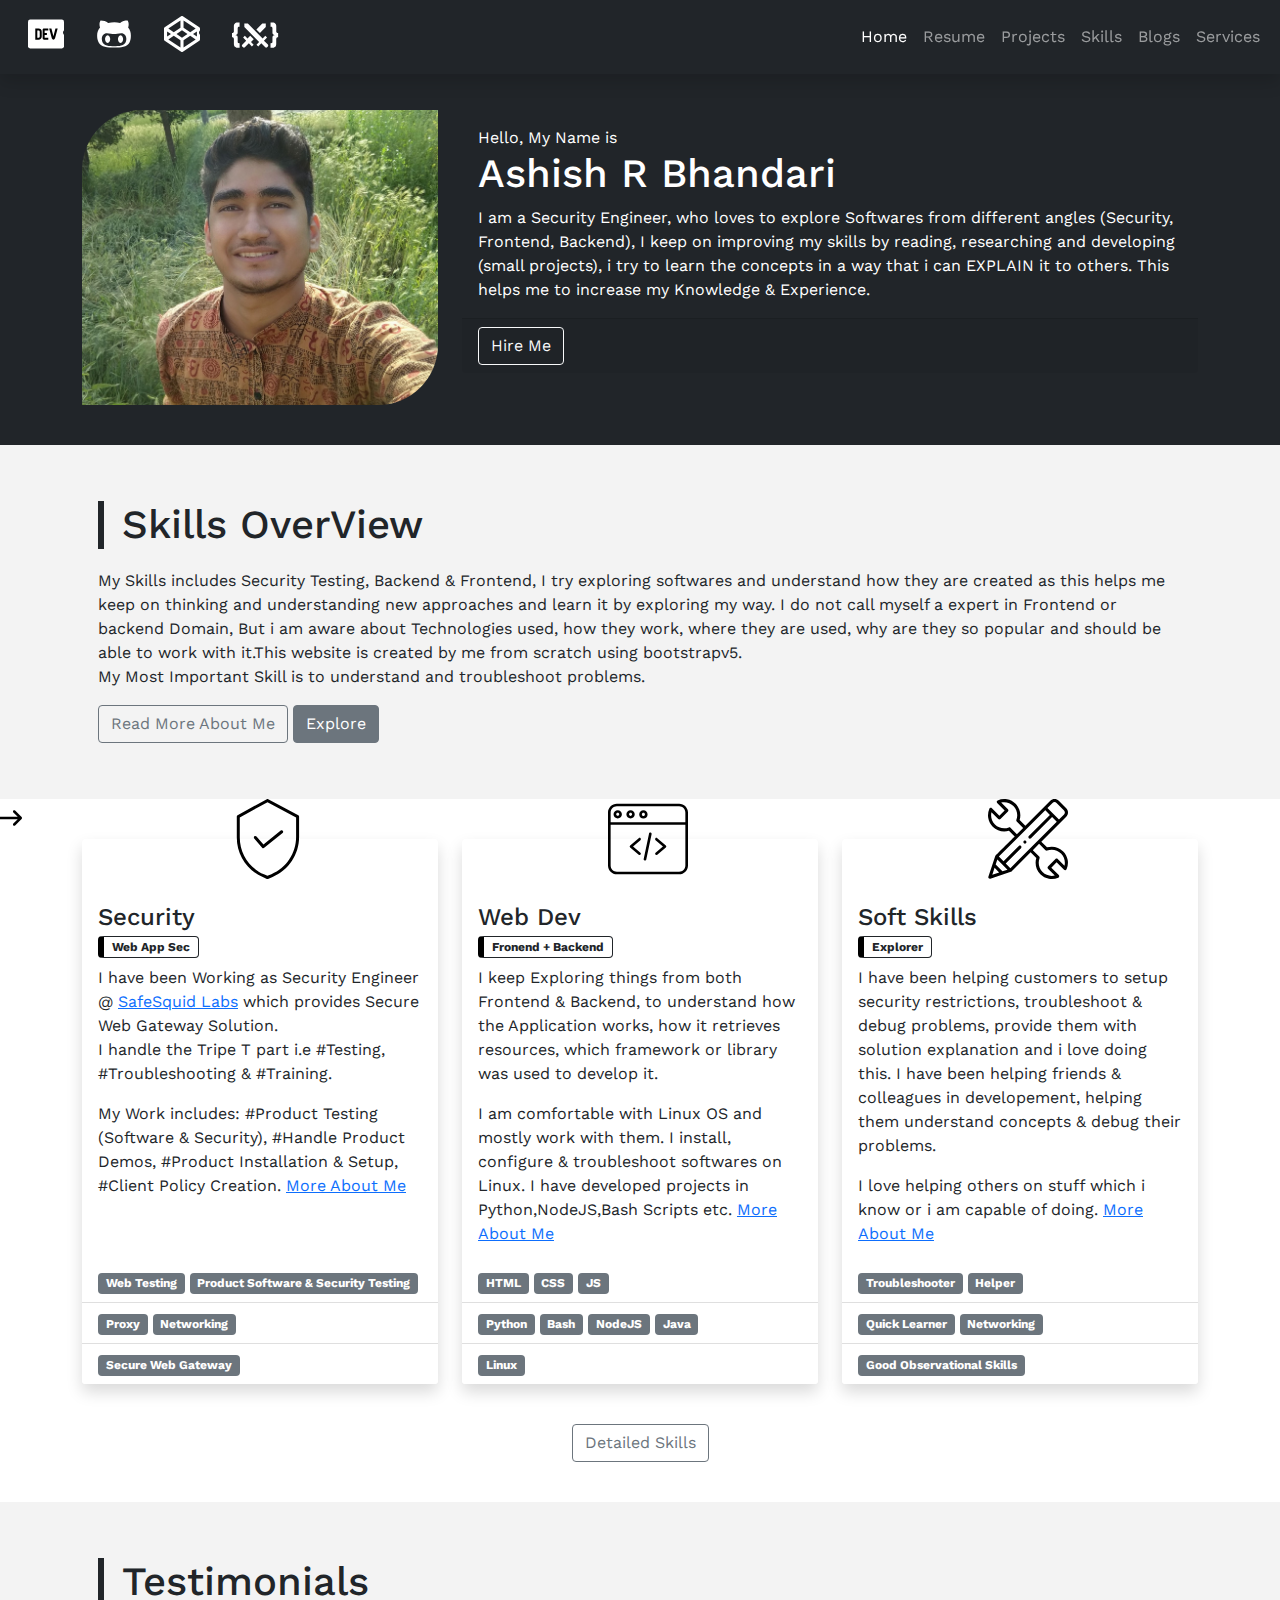
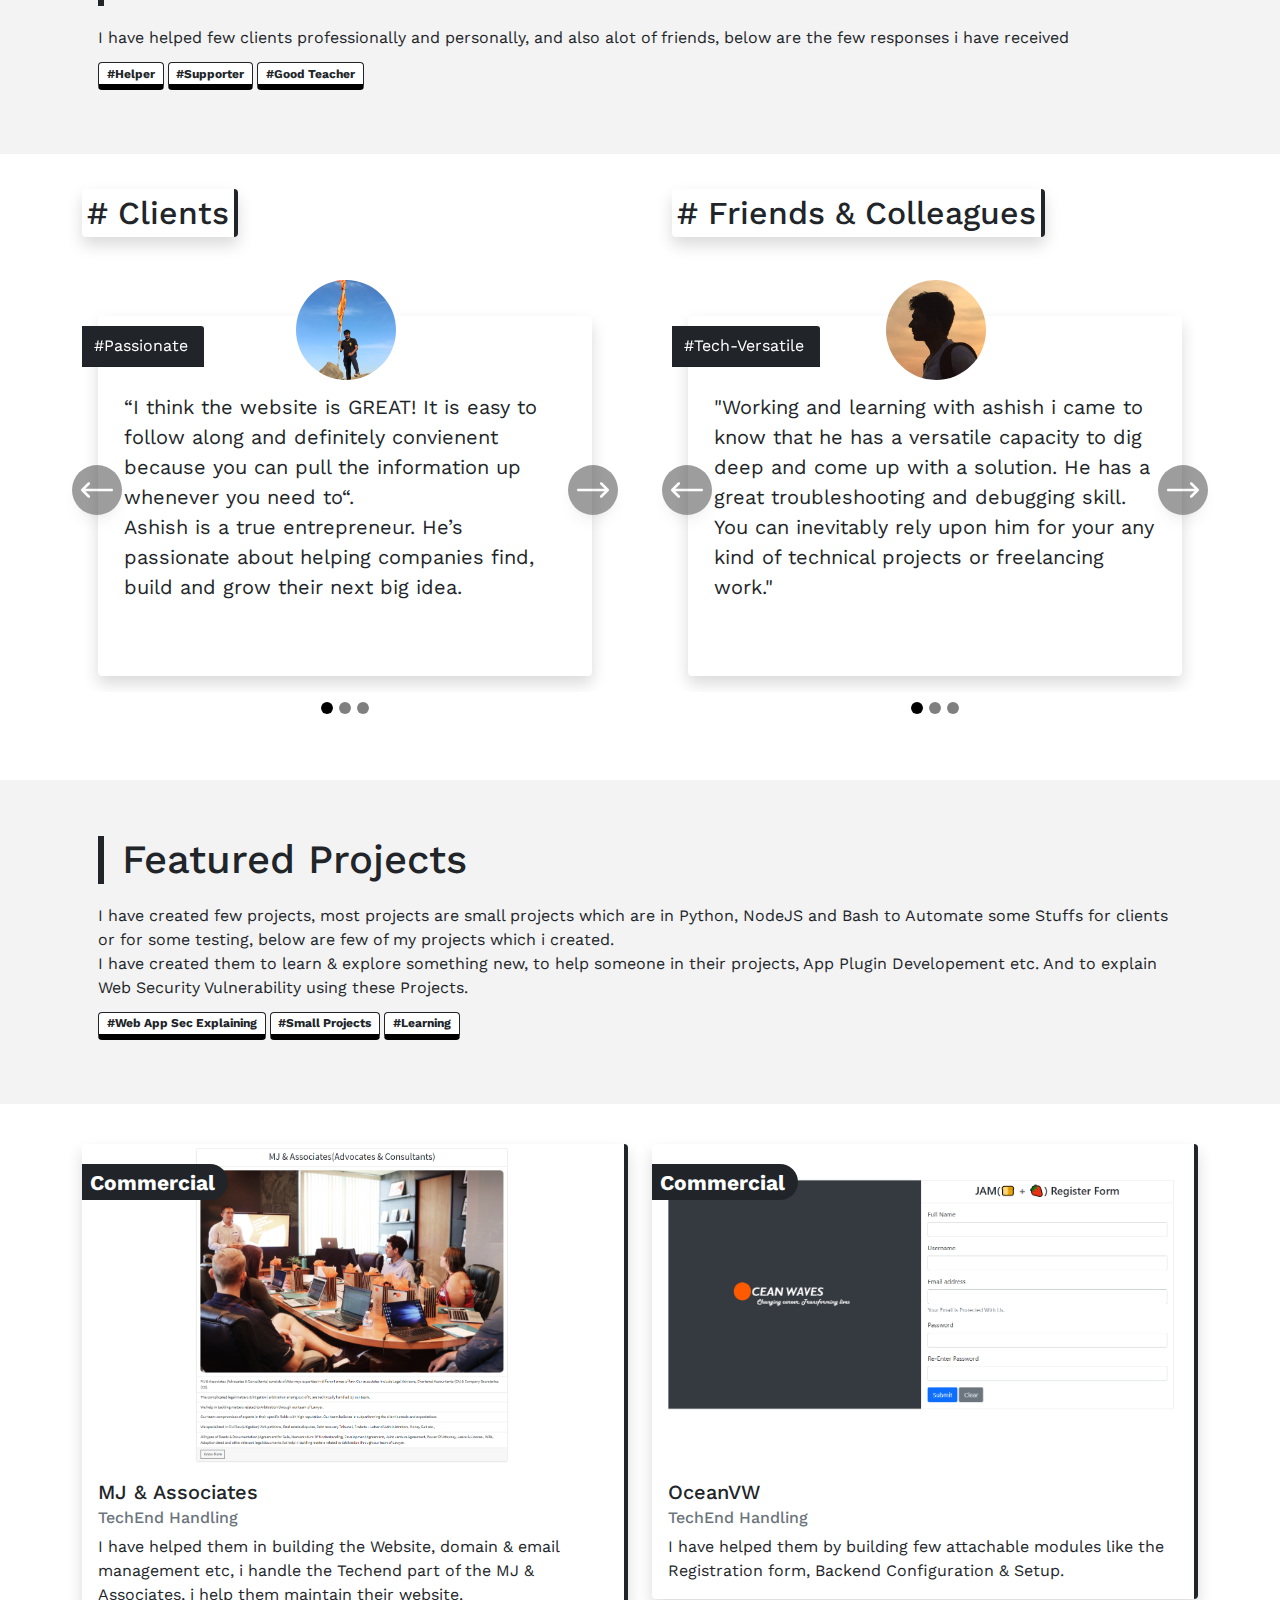
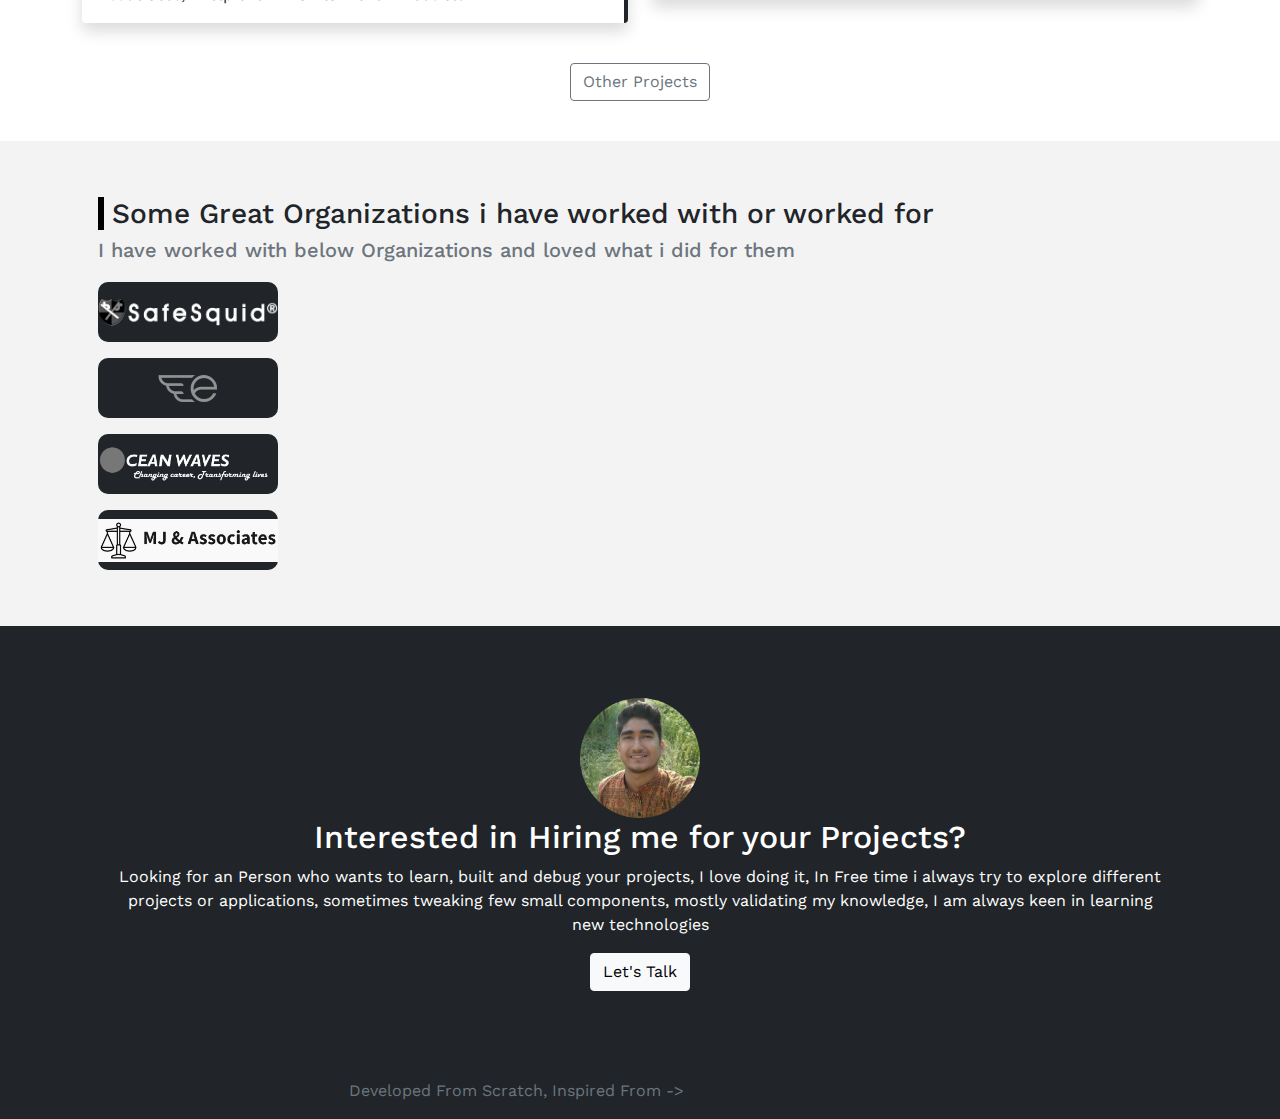
<file: index.html>
<!DOCTYPE html>
<html lang="en">
<head>
    <meta charset="UTF-8">
    <meta http-equiv="X-UA-Compatible" content="IE=edge">
    <meta name="viewport" content="width=device-width, initial-scale=1.0">
    <title>Web Dev PortFolio: Ashish R Bhandari</title>

    <!-- Favicon -->
    <link rel="shortcut icon" type="image/jpg" href="imgs/svg/logo1.svg"/>

    <!-- BSv5 Beta 2 CSS -->
    <link rel="stylesheet" href="css/bootstrap.v5-beta2.min.css">

    <!-- Custom CSS -->
    <link rel="stylesheet" href="css/index.css">

    <!-- Fonts: Google Fonts-->
    <link rel="preconnect" href="https://fonts.gstatic.com">
    <link href="https://fonts.googleapis.com/css2?family=Work+Sans&display=swap" rel="stylesheet">
    
    <!-- BSv5 Beta 2 JS -->
    <script src="js/bootstrap.v5-beta2.bundle.min.js"></script>

    <script src="js/index.js" defer></script>

    <style>
        .client-logo-imgs {
            display: flex;
            flex-direction: column;
            align-items: flex-start;
            justify-content: center;
        }

        .client-logo-imgs div {
            border-radius: 10px;
        }

        .client-logo-imgs img {
            width: 180px;
            height: 60px;
            object-fit: contain;
            filter: grayscale(1);
            transition: all 0.6s ease;
        }

        .client-logo-imgs img:hover {
            filter: grayscale(0);
            transform: scale(0.92);
        }

        .socio-links {
            margin-bottom: 0.4rem;
        }

        @media (max-width: 540px) {
            .socio-links li a {
                padding: 0;
                padding-right: 0.7rem;
                padding-bottom: 1rem;
                padding-top: 1rem;
            }
         
            .client-responses-content-inner blockquote {
                font-size: 1rem;
            }
        }
        
        /***  Review Fields Data Padding ***/
        .scroll-card::-webkit-scrollbar-track {
            -webkit-box-shadow: inset 0 0 6px rgba(0,0,0,0.3);
            background-color: #F5F5F5;
        }

        .scroll-card::-webkit-scrollbar {
            width: 6px;
            background-color: #F5F5F5;
        }

        .scroll-card::-webkit-scrollbar-thumb {
	        background-color: #000000;
        }

        
        .scroll-card {
            padding: 10px;
        }
        /**** ***/

        /** Features ***/

        .featured-projects-content-inner .f-p-card-1 img:hover {
            content: url(imgs/projects/mjassociates/proj_mja_1.webp);
        }

        .featured-projects-content-inner .f-p-card-2 img:hover {
            content: url(imgs/projects/oceanvw/dash_1.webp);
        }
        
        .featured-projects-content-inner .card {
            border-right: 4px solid;
        }
        
        .featured-projects-content-inner .card {
            overflow: hidden;
        }

        .featured-projects-content-inner .card img {
            max-height: 320px;
            object-fit: contain;
            transition: opacity 0.6s ease, opacity 0.6s ease;
        }

        .featured-projects-content-inner .card:hover .img-over-read-more {
            opacity: 1;
            right: 10px!important;
        }

        /*
        .featured-projects-content-inner .card:hover img {
            opacity: 0.5;
        }
*/

        .client-responses-content-inner .row {
            --bs-gutter-x: 4rem;
        }

        /*** GRID-To-Flex Switcher CSS  [A Small Quick Plug] **/

        .switcher-css { 
            transition: left 0.5s ease;
        }
        .switcher-css:hover {
            left: 4px!important;
        }

        /*** Switcher Ends **/

    </style>

</head>
<body>
    
    <header class="navbar-component">

        

    </header>

    <main>

        <!-- Intro Content -->
        <div class="intro-content" style="background-color: #212529!important;">
            <div class="container">
                
                <div class="intro-content-inner" style="padding: 40px 0px;">
                    
                        <div class="row g-4">
                            <div class="col-md-4">
                                <!-- <img src="imgs/profile.jpg" width=100% height=100% style="object-fit: contain; border-radius: 8%;" alt="..."> -->
                                <img src="imgs/profile.jpg" width=100% height=100% style="object-fit: contain; border-top-left-radius: 60px; border-bottom-right-radius: 60px;" alt="...">
                            </div>
                            <div class="col-md-8">
                                <div class="card-body text-white">
                                    Hello, My Name is
                                    <h1 class="card-title">Ashish R Bhandari</h1>
                                    <p class="card-text">
                                        I am a Security Engineer, who loves to explore Softwares from different angles (Security, Frontend, Backend), I keep on improving my skills by reading, researching and developing (small projects), i try to learn the concepts in a way that i can EXPLAIN it to others. This helps me to increase my Knowledge & Experience.
                                    </p>
                                    
                                </div>
                                <div class="card-footer d-flex gap-4">
                                    <button class="btn btn-outline-light hire-me" data-bs-toggle="modal" data-bs-target="#show-info">Hire Me</button>
                                </div>
                            </div>
                        </div>
                    
                </div>

            </div>
        </div>
        <!-- Intro Content Ends -->

        <!-- Skills OverView -->
        <div class="skills-overview">
            <div class="container">
                
                <div class="skills-overview-inner" style="padding: 40px 0px;">
                    
                    <div class="card-body">
                        <h1 class="card-title" style="border-left: 6px solid #212529; padding-left: 18px; margin-bottom: 20px;" >Skills OverView</h1>
                        <p class="card-text">
                            My Skills includes Security Testing, Backend & Frontend, I try exploring softwares and understand how they are created as this helps me keep on thinking and understanding new approaches and learn it by exploring my way. I do not call myself a expert in Frontend or backend Domain, But i am aware about Technologies used, how they work, where they are used, why are they so popular and should be able to work with it.This website is created by me from scratch using bootstrapv5.<br />
                            My Most Important Skill is to understand and troubleshoot problems.
                        </p>
                        <a href="./resume.html" class="btn btn-outline-secondary" title="Go Check Out My Resume">Read More About Me</a>
                        <a href="https://github.com/Asharry97" target="_blank" class="btn btn-secondary" title="For More Explore My GitHub">Explore</a>
                    </div>
                    
                </div>

            </div>
        </div>
        <!-- Skills OverView Ends -->


        <!-- Tech Skills Content -->
        <div class="skills-table-content" style="position: relative;">
            <div class="container">
                
                <div class="switcher-css" style="position: absolute; left: -130px;">
                    <button class="btn btn-outline-dark">Switch CSS</button>
                    <a class="show-switcher-css" > <img src="imgs/svg/right-arrow.svg" width="32" height="32" alt=""> </a>
                </div>

                <div class="skills-table-content-inner" style="padding: 40px 0px;">

                    <div class="row row-cols-1 row-cols-md-3 g-4">
                        
                        <div class="col">
                            <div class="card h-100">
                                <img src="imgs/svg/security2.svg" class="card-img-top" alt="Security" width=80 height=80 style="object-fit: contain; margin: 8px; margin-top: -40px">
                                <div class="card-body">
                                    <h4 class="card-title">Security</h4>
                                    <h6 class="card-subtitle mb-2 text-muted"> 
                                        <span class="badge bg-white text-dark" style="border: 1px solid; border-left: 6px solid black">Web App Sec</span> 
                                    </h6>
                                    <p class="card-text">I have been Working as Security Engineer @ 
                                        <a href="https://safesquid.com/" target="_blank" alt="Go To SafeSquid Labs Website" title="Go To SafeSquid Labs Website">SafeSquid Labs</a>  
                                        which provides Secure Web Gateway Solution. <br>
                                        I handle the Tripe T part i.e #Testing, #Troubleshooting & #Training.
                                    </p>
                                    <p class="card-text">My Work includes: #Product Testing (Software & Security),  #Handle Product Demos, #Product Installation & Setup, #Client Policy Creation.
                                        <a href="./resume.html" class="" title="Go Check Out My Resume">More About Me</a> 
                                    </p>
                                </div>
                                <ul class="list-group list-group-flush">
                                    <li class="list-group-item">
                                        <span class="badge bg-secondary">Web Testing</span> 
                                        <span class="badge bg-secondary">Product Software & Security Testing</span>  
                                    </li>
                                    <li class="list-group-item">
                                        <span class="badge bg-secondary">Proxy</span> 
                                        <span class="badge bg-secondary">Networking</span>
                                    </li>
                                    <li class="list-group-item">
                                        <span class="badge bg-secondary">Secure Web Gateway</span> 
                                    </li>
                                </ul>
                            </div>
                        </div>

                        <div class="col">
                            <div class="card h-100">
                                <img src="imgs/svg/frontend.svg" class="card-img-top" alt="Frontend" width=80 height=80 style="object-fit: contain; margin: 8px; margin-top: -40px">
                                <div class="card-body">
                                    <h4 class="card-title">Web Dev</h4>
                                    <h6 class="card-subtitle mb-2 text-muted"> 
                                        <span class="badge bg-white text-dark" style="border: 1px solid; border-left: 6px solid black">Fronend + Backend</span> 
                                    </h6>
                                    <p class="card-text">
                                        I keep Exploring things from both Frontend & Backend, to understand how the Application works, how it retrieves resources, which framework or library was used to develop it.
                                    </p>
                                    <p class="card-text">
                                        I am comfortable with Linux OS and mostly work with them. I install, configure & troubleshoot softwares on Linux.
                                        I have developed projects in Python,NodeJS,Bash Scripts etc.
                                        <a href="./resume.html" class="" title="Go Check Out My Resume">More About Me</a>
                                    </p>
                                    
                                </div>
                                <ul class="list-group list-group-flush">
                                    <li class="list-group-item">
                                        <span class="badge bg-secondary">HTML</span> 
                                        <span class="badge bg-secondary">CSS</span> 
                                        <span class="badge bg-secondary">JS</span>
                                    </li>
                                    <li class="list-group-item"><span class="badge bg-secondary">Python</span> <span class="badge bg-secondary">Bash</span> <span class="badge bg-secondary">NodeJS</span> <span class="badge bg-secondary">Java</span></li>
                                    <li class="list-group-item"><span class="badge bg-secondary">Linux</span></li>
                                </ul>
                            </div>
                        </div>

                        <div class="col">
                            <div class="card h-100">
                                <img src="imgs/svg/softskills.svg" class="card-img-top" alt="Soft Skills" width=80 height=80 style="object-fit: contain; margin: 8px; margin-top: -40px">
                                <div class="card-body">
                                    <h4 class="card-title">Soft Skills</h4>
                                    <h6 class="card-subtitle mb-2 text-muted"> 
                                        <span class="badge bg-white text-dark" style="border: 1px solid; border-left: 6px solid black">Explorer</span> 
                                    </h6>
                                    <p class="card-text">
                                        I have been helping customers to setup security restrictions, troubleshoot & debug problems, provide them with solution explanation and i love doing this.
                                        I have been helping friends & colleagues in developement, helping them understand concepts & debug their problems.
                                    </p>
                                    <p class="card-text">
                                        I love helping others on stuff which i know or i am capable of doing.
                                        <a href="./resume.html" class="" title="Go Check Out My Resume">More About Me</a>
                                    </p>
                                </div>
                                <ul class="list-group list-group-flush">
                                    <li class="list-group-item">
                                        <span class="badge bg-secondary">Troubleshooter</span> 
                                        <span class="badge bg-secondary">Helper</span>  
                                    </li>
                                    <li class="list-group-item">
                                        <span class="badge bg-secondary">Quick Learner</span> 
                                        <span class="badge bg-secondary">Networking</span>
                                    </li>
                                    <li class="list-group-item">
                                        <span class="badge bg-secondary">Good Observational Skills</span> 
                                    </li>
                                </ul>
                            </div>
                        </div>

                    </div>
                    
                    <div style="margin-top: 40px;">
                        <center>
                            <a href="./resume.html" class="btn btn-outline-secondary" title="Go Check Out My Resume">Detailed Skills</a>
                        </center>
                    </div>

                </div>

            </div>
        </div>
        <!-- Tech Skills Content Ends -->

        <!-- Client Responses OverView -->
        <div class="client-responses-overview">
            <div class="container">
                
                <div class="client-responses-overview-inner" style="padding: 40px 0px;">
                    
                    <div class="card-body">
                        <h1 class="card-title" style="border-left: 6px solid #212529; padding-left: 18px; margin-bottom: 20px;" >Testimonials</h1>
                        <p class="card-text">
                            I have helped few clients professionally and personally, and also alot of friends, below are the few responses i have received
                        </p>
                        <div class="d-flex flex-wrap" style="column-gap: 4px;">
                            <h6 class="card-subtitle mb-2 text-muted"> 
                                <span class="badge bg-white text-dark" style="border: 1px solid; border-bottom: 6px solid black">#Helper</span> 
                            </h6>

                            <h6 class="card-subtitle mb-2 text-muted"> 
                                <span class="badge bg-white text-dark" style="border: 1px solid; border-bottom: 6px solid black">#Supporter</span> 
                            </h6>

                            <h6 class="card-subtitle mb-2 text-muted"> 
                                <span class="badge bg-white text-dark" style="border: 1px solid; border-bottom: 6px solid black">#Good Teacher</span> 
                            </h6>
                        </div>
                    </div>
                    
                </div>

            </div>
        </div>
        <!-- Client Responses OverView Ends -->  

        <!-- Client Responses -->
        <div class="client-responses-content">
            <div class="container">
                
                <div class="client-responses-content-inner" style="padding: 40px 0px;">

                    <div class="row">
                        
                        <div class="col-md-6">
                            
                            <h2> <span style="border-right: 4px solid; padding: 5px; box-shadow: 0 .5rem 1rem rgba(0,0,0,.15)!important; border-radius: 4px; "> # Clients</span></h2>

                            <div id="carousel-clients-review" class="carousel carousel-dark slide carousel-fade" data-bs-ride="carousel" style="/*max-width: 600px;*/ height: 500px;">
                            
                                <div class="carousel-indicators">
                                    <button type="button" data-bs-target="#carousel-clients-review" data-bs-slide-to="0" class="active" aria-current="true" aria-label="Slide 1"></button>
                                    <button type="button" data-bs-target="#carousel-clients-review" data-bs-slide-to="1" aria-label="Slide 2"></button>
                                    <button type="button" data-bs-target="#carousel-clients-review" data-bs-slide-to="2" aria-label="Slide 3"></button>
                                </div>
    
                                <div class="carousel-inner">
                                    
                                    <div class="carousel-item active">
                                        
                                            <div class="card" style="height: 360px; margin-top: 60px;">
                                                <div class="card-header bg-dark text-white" style="position: absolute; left: -20px; top: 10px;">
                                                    #Passionate
                                                </div>
                                                <img src="imgs/client_profiles/Adv.Jay_Lathigara_Friend_Profile.jpg" width="100px" height="100px" style="border-radius: 50%; position: absolute;left: 40%; top: -10%; object-fit: cover;" alt="">
                                                <div class="card-body" style="margin-top: 50px;">
                                                    
                                                    <div class="card scroll-card" style="overflow-y: auto; height: 240px; margin: auto; box-shadow: none!important;;">
                                                        <blockquote class="blockquote" style="margin-top: auto; margin-bottom: auto;" >
                                                            <p>
                                                                “I think the website is GREAT! It is easy to follow along and definitely convienent because you can pull the information up whenever you need to“. <br>
                                                                Ashish is a true entrepreneur. He’s passionate about helping companies find, build and grow their next big idea.
                                                            </p>
                                                            <footer class="blockquote-footer mt-2">Adv. Jay Lathigara from <cite title="Source Title">MJ & Associates</cite></footer>
                                                        </blockquote>
                                                    </div>
    
                                                </div>
                                            </div>
                                    
                                    </div>
    
                                    <div class="carousel-item">
                                        
                                        <div class="card" style="height: 360px; margin-top: 60px;">
                                            <div class="card-header bg-dark text-white" style="position: absolute; left: -20px; top: 10px;">
                                                #Helper
                                            </div>
                                            <img src="imgs/client_profiles/Pradip_Friend_Profile.jpg" width="100px" height="100px" style="border-radius: 50%; position: absolute;left: 40%; top: -10%; object-fit: cover;" alt="">
                                            <div class="card-body" style="margin-top: 50px;">
                                                
                                                <div class="card scroll-card" style="overflow-y: auto; height: 240px; margin: auto; box-shadow: none!important;;">
                                                    <blockquote class="blockquote" style="margin-top: auto; margin-bottom: auto;" >
                                                        <p>
                                                            I have worked with many freelancers in the past but Ashish stands out from the rest. We hired him based on his current portfolio and we are happy that we choose him. He is so co-operative which you will not see in other free lancers. <br>
                                                            Personally, i would like to recommend him to anyone looking for any kind of digital work - web development, SEO, digital marketing, branding or mobile app development services. Keep it up!!
                                                        </p>
                                                        <footer class="blockquote-footer mt-2">Pradip Yadav from <cite title="Source Title">Sales manager at Group Satellite</cite></footer>
                                                    </blockquote>
                                                </div>
    
                                            </div>
                                        </div>
                                
                                    </div>
    
                                    <div class="carousel-item">
                                        
                                        <div class="card" style="height: 360px; margin-top: 60px;">
                                            <div class="card-header bg-dark text-white" style="position: absolute; left: -20px; top: 10px;">
                                                #HardWorking
                                            </div>
                                            <img src="imgs/client_profiles/Adv.Prashant_B._Khadpe_Friend_Profile.jpg" width="100px" height="100px" style="border-radius: 50%; position: absolute;left: 40%; top: -10%; object-fit: cover;" alt="">
                                            <div class="card-body" style="margin-top: 50px;">
                                                
                                                <div class="card scroll-card" style="overflow-y: auto; height: 240px; margin: auto; box-shadow: none!important;;">
                                                    <blockquote class="blockquote" style="margin-top: auto; margin-bottom: auto;" >
                                                        <p>
                                                            Aashish has provided excellent website developement services and was responsive to all my questions and concern. So i would highly recommend Aashish to all other people's. Keep it up !!
                                                        </p>
                                                        <footer class="blockquote-footer mt-2">Adv. Prashant B. Khadpe from <cite title="Source Title">MJ & Associates</cite></footer>
                                                    </blockquote>
                                                </div>
    
                                            </div>
                                        </div>
    
                                    </div>
                                    
                                </div>
    
                                <button class="carousel-control-prev" type="button" data-bs-target="#carousel-clients-review"  data-bs-slide="prev">
                                    <span class="carousel-control-prev-icon" aria-hidden="true"></span>
                                    <span class="visually-hidden">Previous</span>
                                </button>
    
                                <button class="carousel-control-next" type="button" data-bs-target="#carousel-clients-review"  data-bs-slide="next">
                                    <span class="carousel-control-next-icon" aria-hidden="true"></span>
                                    <span class="visually-hidden">Next</span>
                                </button>
    
                            </div>

                        </div>

                        <div class="col-md-6">
                            
                            <h2> <span style="border-right: 4px solid; padding: 5px; box-shadow: 0 .5rem 1rem rgba(0,0,0,.15)!important; border-radius: 4px; "> # Friends & Colleagues</span></h2>
             

                            <div id="carousel-friends_colleague-review" class="carousel carousel-dark slide carousel-fade" data-bs-ride="carousel" style="/*max-width: 600px;*/ height: 500px;">
                            
                                <div class="carousel-indicators">
                                    <button type="button" data-bs-target="#carousel-friends_colleague-review" data-bs-slide-to="0" class="active" aria-current="true" aria-label="Slide 1"></button>
                                    <button type="button" data-bs-target="#carousel-friends_colleague-review" data-bs-slide-to="1" aria-label="Slide 2"></button>
                                    <button type="button" data-bs-target="#carousel-friends_colleague-review" data-bs-slide-to="2" aria-label="Slide 3"></button>
                                </div>
    
                                <div class="carousel-inner">
                                    
                                    <div class="carousel-item active">
                                        
                                        <div class="card" style="height: 360px; margin-top: 60px;">
                                            <div class="card-header bg-dark text-white" style="position: absolute; left: -20px; top: 10px;">
                                                #Tech-Versatile
                                            </div>
                                            <img src="imgs/client_profiles/Aakash_Friend_Profile.jpg" width="100px" height="100px" style="border-radius: 50%; position: absolute;left: 40%; top: -10%; object-fit: cover;" alt="">
                                            <div class="card-body" style="margin-top: 50px;">
                                                
                                                <div class="card scroll-card" style="overflow-y: auto; height: 240px; margin: auto; box-shadow: none!important;;">
                                                    <blockquote class="blockquote" style="margin-top: auto; margin-bottom: auto;" >
                                                        <p>
                                                            "Working and learning with ashish i came to know that he has a versatile capacity to dig deep and come up with a solution. He has a great  troubleshooting and debugging skill. You can inevitably rely upon him for your any kind of technical projects or freelancing work."
                                                        </p>
                                                        <footer class="blockquote-footer mt-2">Aakash from <cite title="Source Title">-----</cite></footer>
                                                    </blockquote>
                                                </div>

                                            </div>
                                        </div>
                                    
                                    </div>
                                    
                                    <div class="carousel-item">
                                    
                                        <div class="card" style="height: 360px; margin-top: 60px;">
                                            <div class="card-header bg-dark text-white" style="position: absolute; left: -20px; top: 10px;">
                                                #KuchToKartaHae
                                            </div>
                                            <img src="imgs/profile-nobg.jpg" width="100px" height="100px" style="border-radius: 50%; position: absolute;left: 40%; top: -10%; object-fit: cover;" alt="">
                                            <div class="card-body" style="margin-top: 50px;">
                                                
                                                <div class="card scroll-card" style="overflow-y: auto; height: 240px; margin: auto; box-shadow: none!important;;">
                                                    <blockquote class="blockquote" style="margin-top: auto; margin-bottom: auto;" >
                                                        <p>
                                                           Lorem ipsum dolor sit amet consectetur adipisicing elit. Aut alias, tenetur vero modi accusantium mollitia minima libero optio. Omnis cupiditate aliquid exercitationem quasi at aperiam, dignissimos nesciunt molestias consectetur perferendis!
                                                        </p>
                                                        <footer class="blockquote-footer mt-2">Ashish from <cite title="Source Title">Nowhere</cite></footer>
                                                    </blockquote>
                                                </div>
                                                
                                            </div>
                                        </div>
    
                                    </div>

                                    <div class="carousel-item">
                                    
                                        <div class="card" style="height: 360px; margin-top: 60px;">
                                            <div class="card-header bg-dark text-white" style="position: absolute; left: -20px; top: 10px;">
                                                #KuchToKartaHae
                                            </div>
                                            <img src="imgs/client_profiles/Pankaj_Colg_Friend_Profile.jpg" width="100px" height="100px" style="border-radius: 50%; position: absolute;left: 40%; top: -10%; object-fit: cover;" alt="">
                                            <div class="card-body" style="margin-top: 50px;">
                                                
                                                <div class="card scroll-card" style="overflow-y: auto; height: 240px; margin: auto; box-shadow: none!important;;">
                                                    <blockquote class="blockquote" style="margin-top: auto; margin-bottom: auto;" >
                                                        <p>
                                                            Ashish has a good knowledge for the Network Security and Programming Language. He has help me in the my Python Project. He can navigate and make legacy code maintainable. Spends too much time chasing new technology fads and maintains awareness of industry trends and tools.
                                                        </p>
                                                        <footer class="blockquote-footer mt-2">Pankaj from <cite title="Source Title">Nowhere</cite></footer>
                                                    </blockquote>
                                                </div>
                                                
                                            </div>
                                        </div>
    
                                    </div>
                                    
                                </div>
    
                                <button class="carousel-control-prev" type="button" data-bs-target="#carousel-friends_colleague-review"  data-bs-slide="prev">
                                    <span class="carousel-control-prev-icon" aria-hidden="true"></span>
                                    <span class="visually-hidden">Previous</span>
                                </button>
    
                                <button class="carousel-control-next" type="button" data-bs-target="#carousel-friends_colleague-review"  data-bs-slide="next">
                                    <span class="carousel-control-next-icon" aria-hidden="true"></span>
                                    <span class="visually-hidden">Next</span>
                                </button>
    
                            </div>


                        </div>

                    </div>    
                        
                
                    
                </div>

            </div>
        </div>
        <!-- Client Responses Ends -->


        <!-- Featured Projects OverView -->
        <div class="featured-projects-overview">
            <div class="container">
                
                <div class="featured-projects-overview-inner" style="padding: 40px 0px;">
                    
                    <div class="card-body">
                        <h1 class="card-title" style="border-left: 6px solid #212529; padding-left: 18px; margin-bottom: 20px;" >Featured Projects</h1>
                        <p class="card-text">
                            I have created few projects, most projects are small projects which are in Python, NodeJS and Bash to Automate some Stuffs for clients or for some testing, below are few of my projects which i created. <br>
                            I have created them to learn & explore something new, to help someone in their projects, App Plugin Developement etc.
                            And to explain Web Security Vulnerability using these Projects.
                        </p>
                        <div class="d-flex flex-wrap" style="column-gap: 4px;">
                            <h6 class="card-subtitle mb-2 text-muted"> 
                                <span class="badge bg-white text-dark" style="border: 1px solid; border-bottom: 6px solid black">#Web App Sec Explaining</span> 
                            </h6>

                            <h6 class="card-subtitle mb-2 text-muted"> 
                                <span class="badge bg-white text-dark" style="border: 1px solid; border-bottom: 6px solid black">#Small Projects</span> 
                            </h6>

                            <h6 class="card-subtitle mb-2 text-muted"> 
                                <span class="badge bg-white text-dark" style="border: 1px solid; border-bottom: 6px solid black">#Learning</span> 
                            </h6>
                        </div>
                    </div>
                    
                </div>

            </div>
        </div>
        <!-- Featured Projects OverView Ends -->

        <!-- Featured Projects Content -->
        <div class="featured-projects-content">
            <div class="container">

                <div class="featured-projects-content-inner" style="padding: 40px 0px;">
                    
                    <div class="row row-cols-1 row-cols-md-2 g-4">
                        
                        <div class="col">
                            <div class="card f-p-card-1">
                                <img src="imgs/projects/mjassociates/2.png" class="card-img-top" data-img="imgs/projects/mjassociates/proj_mja_1.webp" style="height: 320px;">
                                <div class="img-over-read-more d-flex flex-column" style="position: absolute; top: 10px; right: -100px; gap: 5px;">
                                    <a href="https://www.mjassociate.co.in/" target="_blank" class="btn btn-dark" title="Visit Project">Visit Site</a>
                                    <a href="https://github.com/Asharry97/MJ_ASSOCIATE" target="_blank" class="btn btn-dark" title="Visit Project">Project Code</a>
                                </div>
                                <div class="" style="position: absolute; top: 20px; left: -6px;">
                                    <h3>
                                        <span class="badge bg-dark" style="border-radius: 0; border-bottom-right-radius: 20px; border-top-right-radius: 20px;">Commercial</span> 
                                    </h3>                                    
                                </div>
                                <div class="card-body">
                                    <h5 class="card-title">MJ & Associates</h5>
                                    <h6 class="card-subtitle mb-2 text-muted">TechEnd Handling</h6>
                                    <p class="card-text">
                                        I have helped them in building the Website, domain & email management etc, i handle the Techend part of the MJ & Associates, i help them maintain their website.
                                    </p>
                                </div>
                            </div>
                        </div>

                        <div class="col">
                            <div class="card f-p-card-2">
                                <img src="imgs/projects/oceanvw/php_reg_form/1_d.png" class="card-img-top" alt="imgs/projects/mjassociates/proj_mja_1.webp" style="height: 320px;">
                                <div class="img-over-read-more d-flex flex-column" style="position: absolute; top: 10px; right: -100px; gap: 5px;">
                                    <a href="#" class="btn btn-dark" title="Visit Project">Visit Site</a>
                                    <a href="#" class="btn btn-dark" title="Visit Project">Project Code</a>
                                </div>
                                <div class="" style="position: absolute; top: 20px; left: -6px;">
                                    <h3>
                                        <span class="badge bg-dark" style="border-radius: 0; border-bottom-right-radius: 20px; border-top-right-radius: 20px;">Commercial</span> 
                                    </h3>                                    
                                </div>
                                <div class="card-body">
                                    <h5 class="card-title">OceanVW</h5>
                                    <h6 class="card-subtitle mb-2 text-muted">TechEnd Handling</h6>
                                    <p class="card-text">
                                        I have helped them by building few attachable modules like the Registration form, Backend Configuration & Setup.
                                    </p>
                                </div>
                            </div>
                        </div>
                        <!--
                        <div class="col">
                            <div class="card f-p-card-1">
                                <img src="imgs/projects/mjassociates/2.png" class="card-img-top" data-img="imgs/projects/mjassociates/proj_mja_1.webp" style="height: 320px;">
                                <div class="img-over-read-more d-flex flex-column" style="position: absolute; top: 10px; right: -100px; gap: 5px;">
                                    <a href="https://www.mjassociate.co.in/" target="_blank" class="btn btn-dark" title="Visit Project">Visit Site</a>
                                    <a href="https://github.com/Asharry97/MJ_ASSOCIATE" target="_blank" class="btn btn-dark" title="Visit Project">Project Code</a>
                                </div>
                                <div class="" style="position: absolute; top: 20px; left: -6px;">
                                    <h3>
                                        <span class="badge bg-dark" style="border-radius: 0; border-bottom-right-radius: 20px; border-top-right-radius: 20px;">Commercial</span> 
                                    </h3>                                    
                                </div>
                                <div class="card-body">
                                    <h5 class="card-title">MJ & Associates</h5>
                                    <h6 class="card-subtitle mb-2 text-muted">TechEnd Handling</h6>
                                    <p class="card-text">
                                        I have helped them in building the Website, domain & email management etc, i handle the Techend part of the MJ & Associates, i help them maintain their website.
                                    </p>
                                </div>
                            </div>
                        </div>

                        <div class="col">
                            <div class="card f-p-card-2">
                                <img src="imgs/projects/oceanvw/php_reg_form/1_d.png" class="card-img-top" alt="imgs/projects/mjassociates/proj_mja_1.webp" style="height: 320px;">
                                <div class="img-over-read-more d-flex flex-column" style="position: absolute; top: 10px; right: -100px; gap: 5px;">
                                    <a href="#" class="btn btn-dark" title="Visit Project">Visit Site</a>
                                    <a href="#" class="btn btn-dark" title="Visit Project">Project Code</a>
                                </div>
                                <div class="" style="position: absolute; top: 20px; left: -6px;">
                                    <h3>
                                        <span class="badge bg-dark" style="border-radius: 0; border-bottom-right-radius: 20px; border-top-right-radius: 20px;">Commercial</span> 
                                    </h3>                                    
                                </div>
                                <div class="card-body">
                                    <h5 class="card-title">OceanVW</h5>
                                    <h6 class="card-subtitle mb-2 text-muted">TechEnd Handling</h6>
                                    <p class="card-text">
                                        I have helped them by building few attachable modules like the Registration form, Backend Configuration & Setup.
                                    </p>
                                </div>
                            </div>
                        </div>

                        -->
                    
                    </div>


                    <div style="margin-top: 40px;">
                        <center>
                            <a href="#" class="btn btn-outline-secondary" title="Go Check Out My Resume" data-bs-toggle="modal" data-bs-target="#show-info" >Other Projects</a>
                        </center>
                    </div>
                    
                </div>

            </div>
        </div>
        <!-- Featured Projects Content Ends-->


        
        <!-- Client Logos OverView -->
        <div class="client-logos-overview">
            <div class="container">
                
                <div class="client-logos-overview-inner" style="padding: 40px 0px;">
                    
                    <div class="card-body">
                        <div style="margin-bottom: 20px;">
                            <h3 class="card-title b-l">Some Great Organizations i have worked with or worked for</h3>
                            <h5 class="card-title mb-2 text-muted" >I have worked with below Organizations and loved what i did for them</h5>
                        </div>
                        <div class="d-flex flex-wrap client-logo-imgs" style="gap: 1rem;">
                            <div class="bg-dark" style="">
                                <img src="imgs/clients/safesquid-main-logo.png" alt="">
                            </div>
                            <div class="bg-dark" style="">
                                <img src="imgs/clients/ekids-india-main-logo2.jpg" alt="">
                            </div>
                            <div class="bg-dark" style="">
                                <img src="imgs/clients/oceanvw-main-logo.png" alt="">
                            </div>
                            <div class="bg-dark" style="">
                                <img src="imgs/projects/mjassociates/company_logo.png" alt="">
                            </div>
                        </div>
                    </div>
                    
                </div>

            </div>
        </div>
        <!-- Client Logos OverView Ends -->  


    </main>

    <footer class="footer-component">
        
    </footer>


    <script defer>
        /*** Simple Switcher */
        function switchTo(trigBtn) {
            let bsRowFlex = 'row row-cols-1 row-cols-md-3 g-4';
            let skillsTableRow = document.querySelector(".skills-table-content-inner > div");
            if (skillsTableRow.classList.contains("row")) {
                skillsTableRow.classList = "row-grid";
                trigBtn.innerText = "Switch To CSS Flex";
            } else {
                skillsTableRow.classList = bsRowFlex;
                trigBtn.innerText = "Switch To CSS GRID";
            }
        }

        // Add Event
        document.querySelector(".switcher-css button").addEventListener("click", function(event) {
            switchTo(event.target);
        });

        /*** Simple Switcher Ends */


        /* To Be Implemented Later
        var exampleModal = document.getElementById('show-info');
        exampleModal.addEventListener('show.bs.modal', function (event) {
            // Button that triggered the modal
            var button = event.relatedTarget
            // Extract info from data-bs-* attributes
            var recipient = button.getAttribute('data-bs-whatever')
            // If necessary, you could initiate an AJAX request here
            // and then do the updating in a callback.
            //
            // Update the modal's content.
            var modalTitle = exampleModal.querySelector('.modal-title')
            var modalBodyInput = exampleModal.querySelector('.modal-body input')

            modalTitle.textContent = 'New message to ' + recipient
            modalBodyInput.value = recipient
        })*/

    </script>

</body>
</html>
</file>
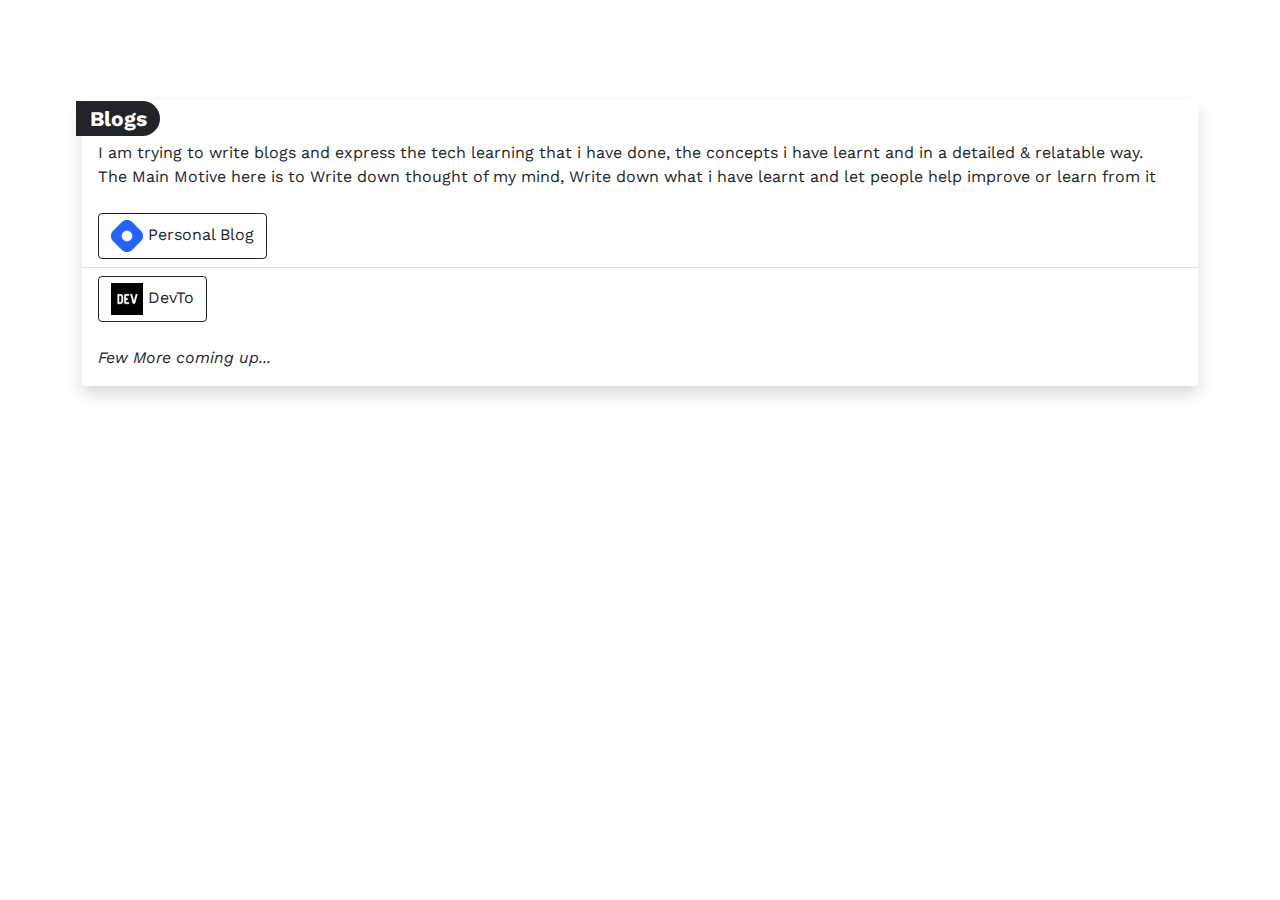
<file: blogs.html>
<!DOCTYPE html>
<html lang="en">
<head>
    <meta charset="UTF-8">
    <meta http-equiv="X-UA-Compatible" content="IE=edge">
    <meta name="viewport" content="width=device-width, initial-scale=1.0">
    <title>Web Dev PortFolio: Ashish R Bhandari</title>

    <!-- Favicon -->
    <link rel="shortcut icon" type="image/jpg" href="imgs/svg/logo1.svg"/>

    <!-- BSv5 Beta 2 CSS -->
    <link rel="stylesheet" href="css/bootstrap.v5-beta2.min.css">

    <!-- Custom CSS -->
    <link rel="stylesheet" href="css/index.css">

    <!-- Fonts: Google Fonts-->
    <link rel="preconnect" href="https://fonts.gstatic.com">
    <link href="https://fonts.googleapis.com/css2?family=Work+Sans&display=swap" rel="stylesheet">
    
    <!-- BSv5 Beta 2 JS -->
    <script src="js/bootstrap.v5-beta2.bundle.min.js"></script>

    <script src="js/index.js" defer></script>

    <style>
    </style>

</head>
<body>
    
    <header class="navbar-component">
    </header>

    <main>

        <div class="blog-card" style="margin: 100px 0px 50px 0px;">
            <div class="container">
                <div class="blog-card-inner">

                    <div class="card">
                        <div class="" style="position: absolute; top: 0px; left: -6px;">
                            <h3>
                                <span class="badge bg-dark" style="border-radius: 0; border-bottom-right-radius: 20px; border-top-right-radius: 20px;">Blogs</span> 
                            </h3>
                        </div>
                        <div class="card-body" style="margin: 25px 0px 0px 0px;">
                            I am trying to write blogs and express the tech learning that i have done, the concepts i have learnt and in a detailed & relatable way. <br>
                            The Main Motive here is to Write down thought of my mind, Write down what i have learnt and let people help improve or learn from it
                        </div>
                        <ul class="list-group list-group-flush">
                            <li class="list-group-item">
                                <a href="https://blogs.helpdevelop.co.in/" target="_blank" class="btn btn-outline-dark">
                                    <img width="32" height="32" src="./imgs/others/hashnode1.png" alt="">
                                    Personal Blog
                                </a>
                            </li>
                            <li class="list-group-item">
                                <a href="https://dev.to/asharry97/" target="_blank" class="btn btn-outline-dark">
                                    <img width="32" height="32" src="./imgs/others/devto1.png" alt="">
                                    DevTo
                                </a>
                            </li>
                        </ul>
                        <div class="card-body">
                            <em> Few More coming up... </em>
                        </div>
                    </div>

                </div>
            </div>
        </div>
        
    </main>

    <footer class="footer-component">
        
    </footer>

</body>
</html>
</file>
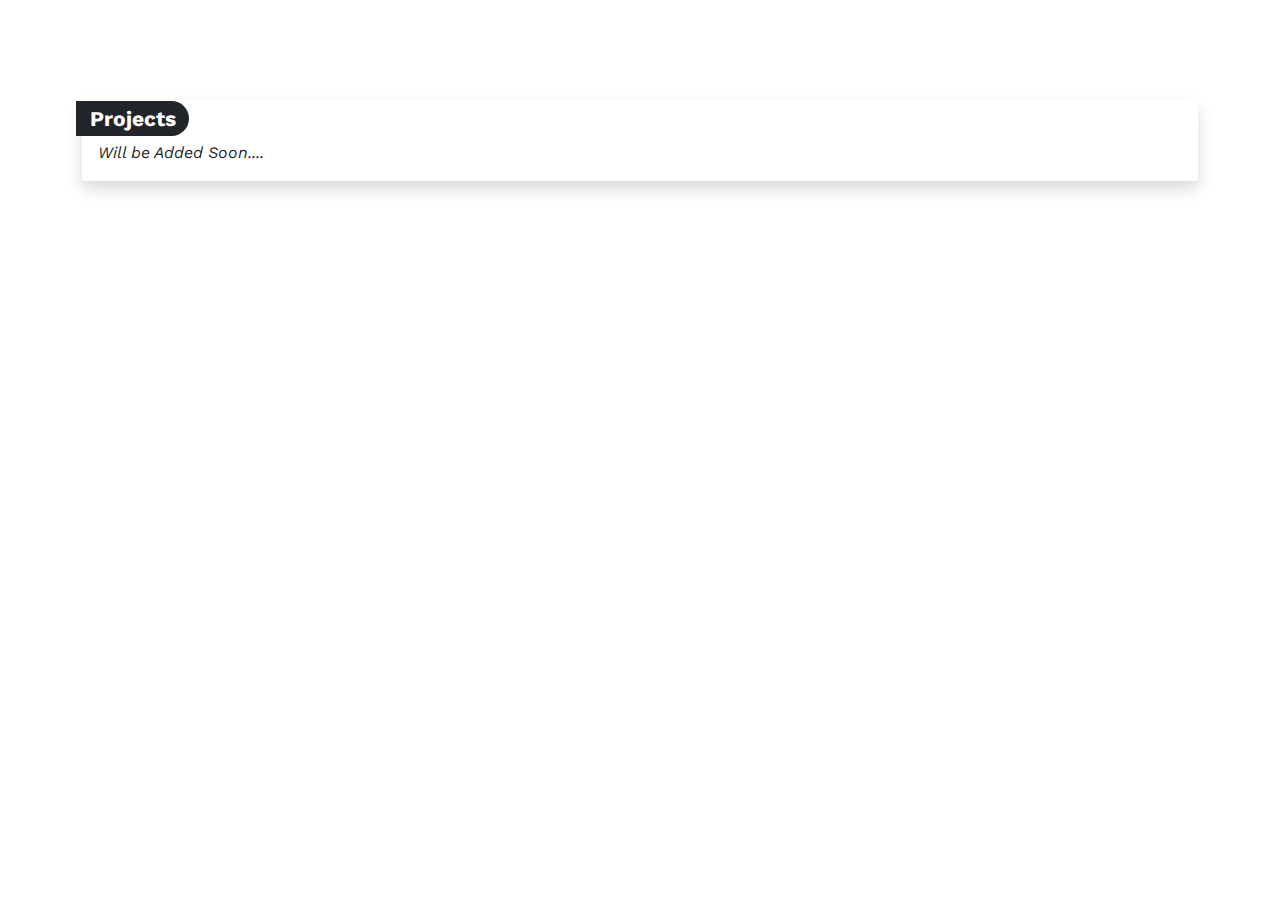
<file: projects.html>
<!DOCTYPE html>
<html lang="en">
<head>
    <meta charset="UTF-8">
    <meta http-equiv="X-UA-Compatible" content="IE=edge">
    <meta name="viewport" content="width=device-width, initial-scale=1.0">
    <title>Web Dev PortFolio: Ashish R Bhandari</title>

    <!-- Favicon -->
    <link rel="shortcut icon" type="image/jpg" href="imgs/svg/logo1.svg"/>

    <!-- BSv5 Beta 2 CSS -->
    <link rel="stylesheet" href="css/bootstrap.v5-beta2.min.css">

    <!-- Custom CSS -->
    <link rel="stylesheet" href="css/index.css">

    <!-- Fonts: Google Fonts-->
    <link rel="preconnect" href="https://fonts.gstatic.com">
    <link href="https://fonts.googleapis.com/css2?family=Work+Sans&display=swap" rel="stylesheet">
    
    <!-- BSv5 Beta 2 JS -->
    <script src="js/bootstrap.v5-beta2.bundle.min.js"></script>

    <script src="js/index.js" defer></script>

    <style>
       
    </style>

</head>
<body>
    
    <header class="navbar-component">
    </header>

    <main>

        <div class="projects-card" style="margin: 100px 0px 50px 0px;">
            <div class="container">
                <div class="projects-card-inner">

                    <div class="card">

                        <div class="" style="position: absolute; top: 0px; left: -6px;">
                            <h3>
                                <span class="badge bg-dark" style="border-radius: 0; border-bottom-right-radius: 20px; border-top-right-radius: 20px;">Projects</span> 
                            </h3>
                        </div>

                        <!--
                        <div class="card-body" style="margin: 25px 0px 0px 0px;">
                            I am trying to write blogs and express the tech learning that i have done, the concepts i have learnt and in a detailed & relatable way. <br>
                            The Main Motive here is to Write down thought of my mind, Write down what i have learnt and let people help improve or learn from it
                        </div>
                        <ul class="list-group list-group-flush">
                            <li class="list-group-item">
                                <a href="https://blogs.helpdevelop.co.in/" target="_blank" class="btn btn-outline-dark">
                                    <img width="32" height="32" src="./imgs/others/hashnode1.png" alt="">
                                    Personal Blog
                                </a>
                            </li>
                            <li class="list-group-item">
                                <a href="https://dev.to/asharry97/" target="_blank" class="btn btn-outline-dark">
                                    <img width="32" height="32" src="./imgs/others/devto1.png" alt="">
                                    DevTo
                                </a>
                            </li>
                        </ul>
                        -->
                        <div class="card-body" style="margin: 25px 0px 0px 0px;">
                            <em> Will be Added Soon.... </em>
                        </div>
                    </div>

                </div>
            </div>
        </div>
        


    </main>

    <footer class="footer-component">
        
    </footer>

</body>
</html>
</file>
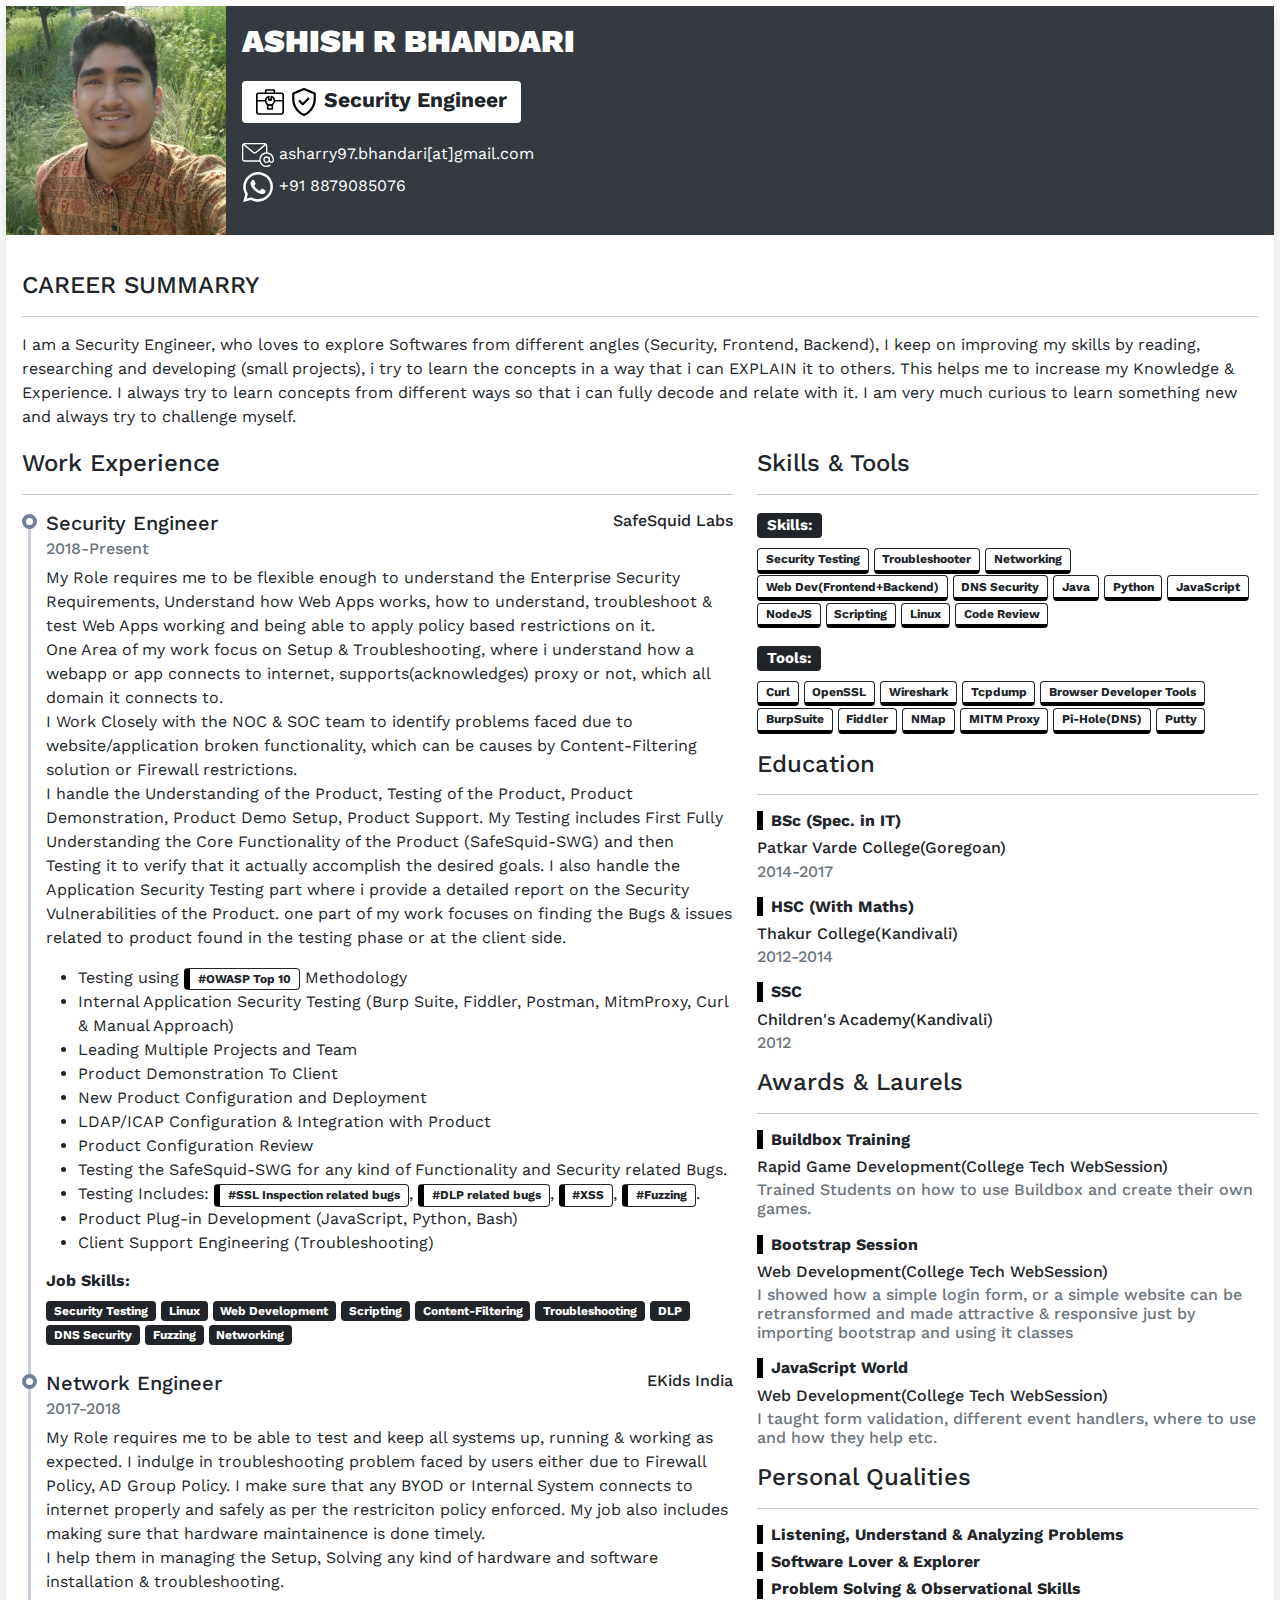
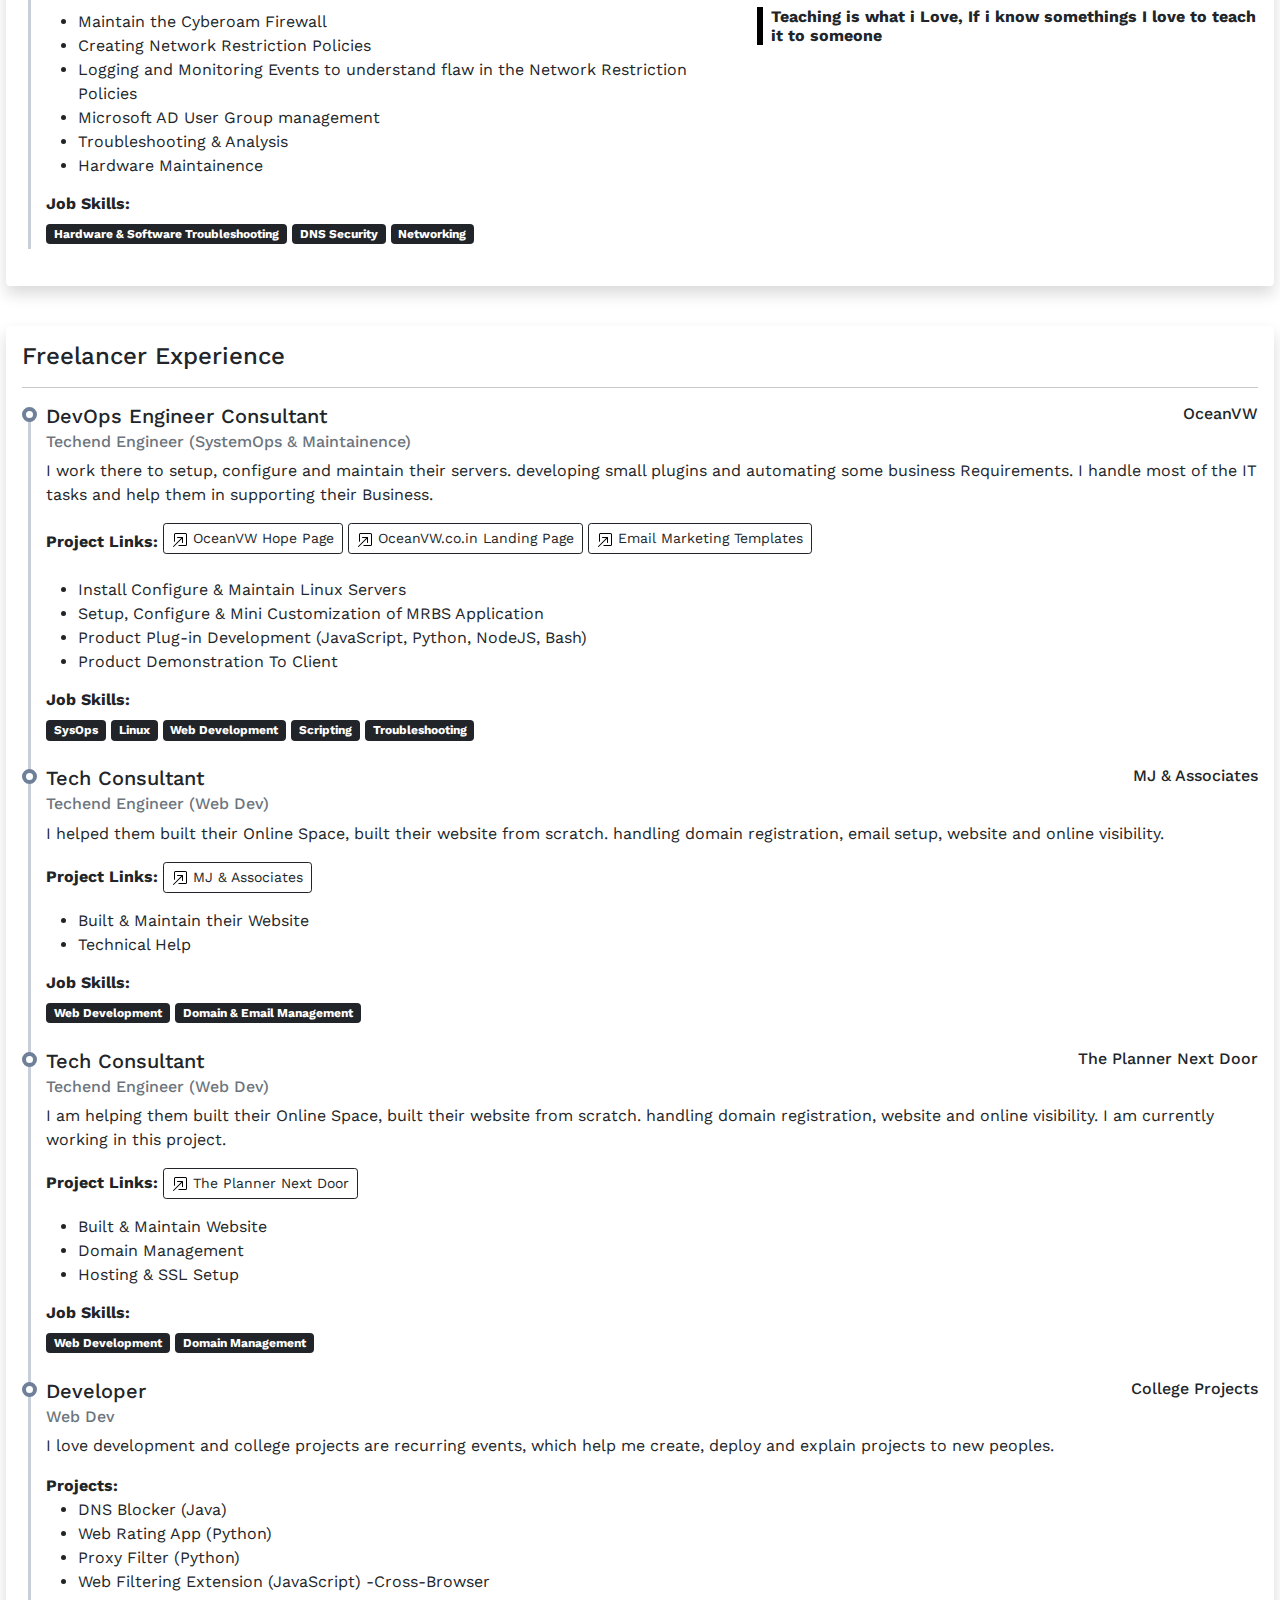
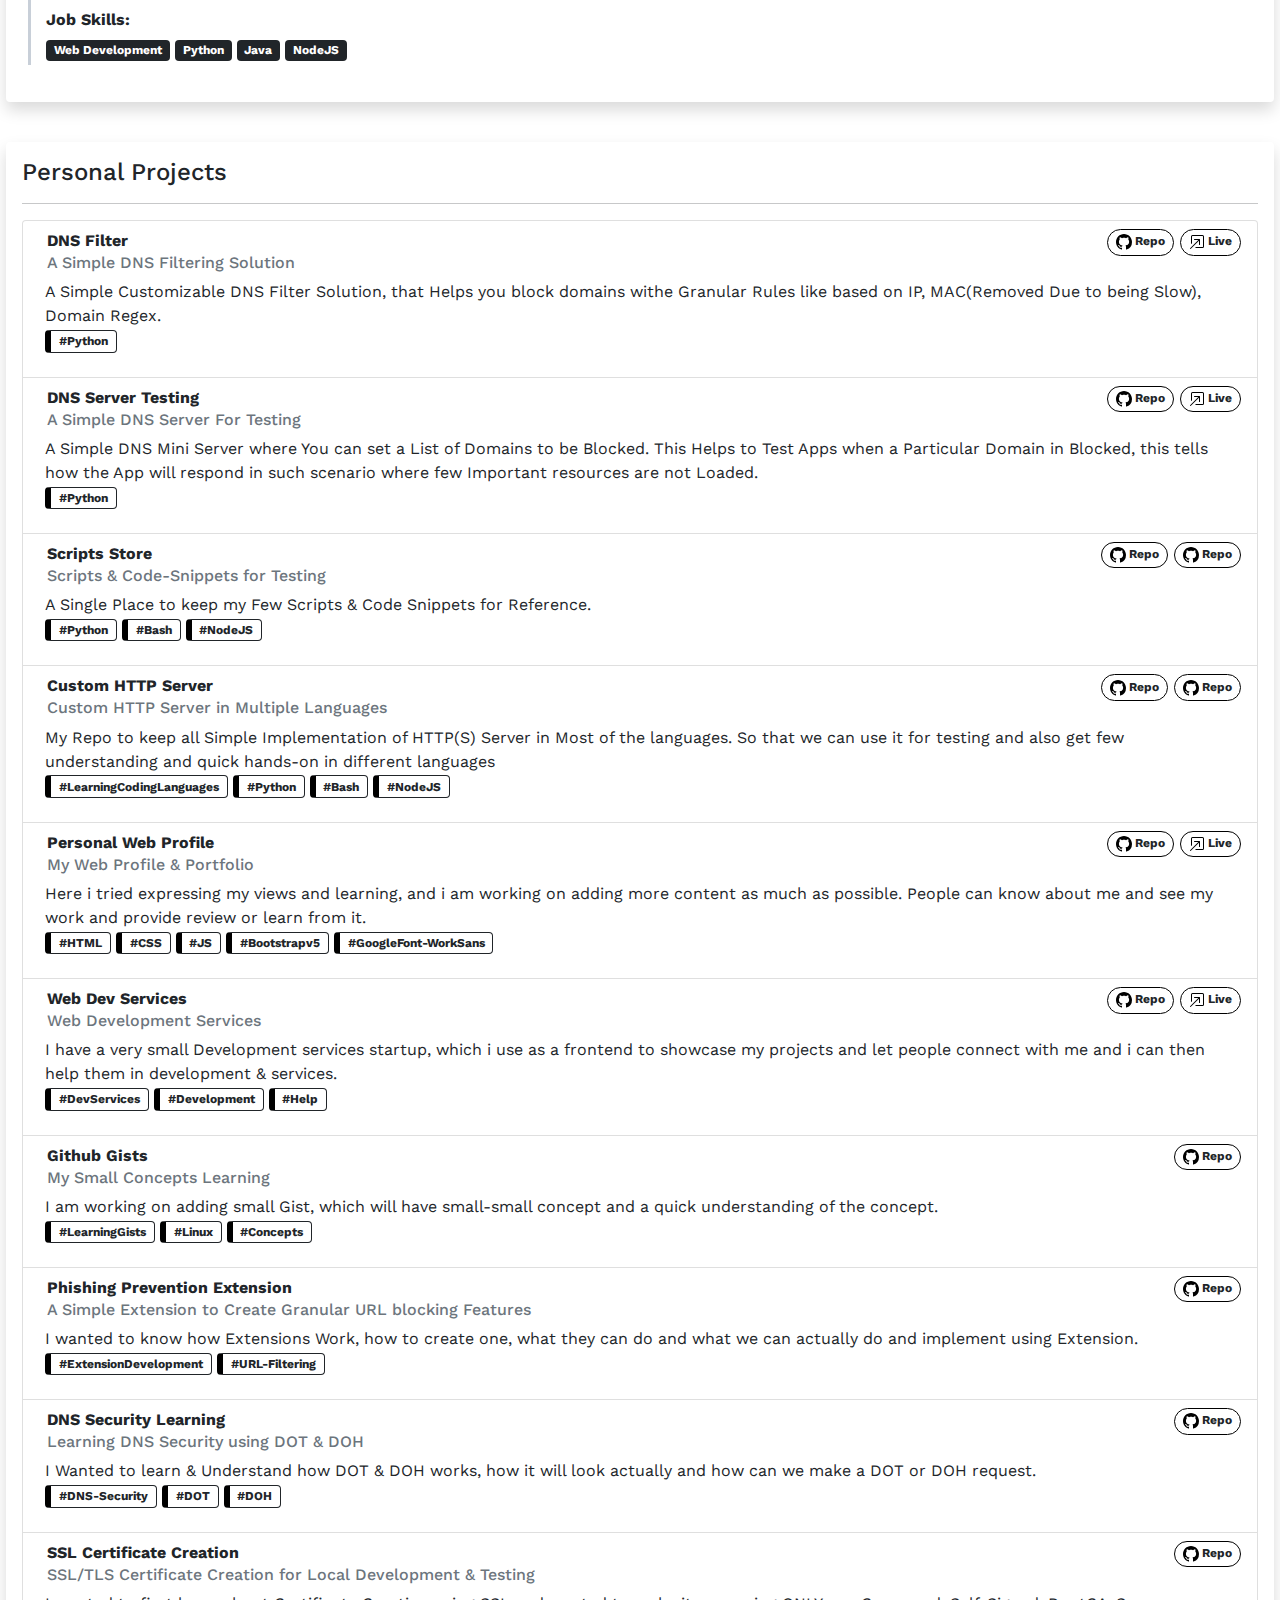
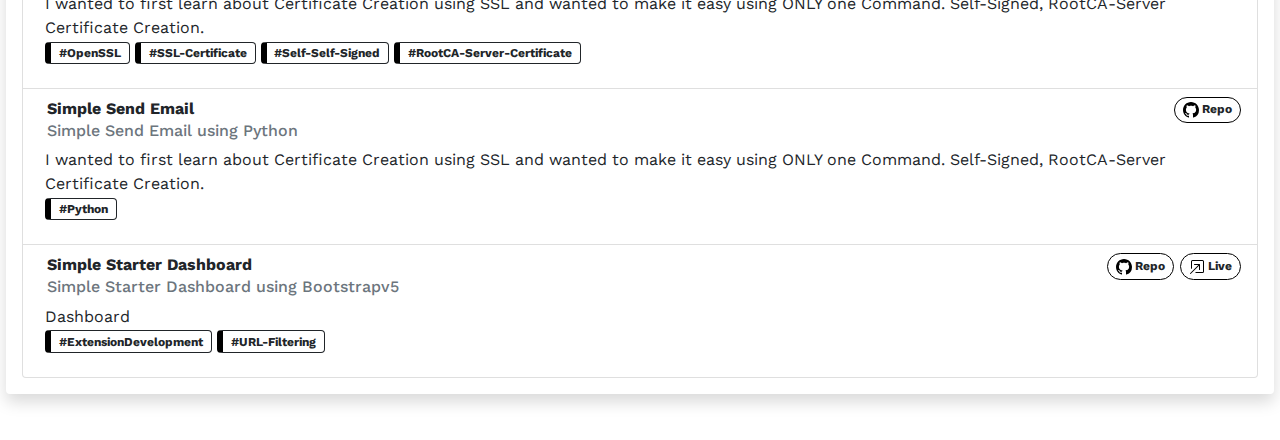
<file: resume-full-w-c.html>
<!DOCTYPE html>
<html lang="en">
<head>
    <meta charset="UTF-8">
    <meta http-equiv="X-UA-Compatible" content="IE=edge">
    <meta name="viewport" content="width=device-width, initial-scale=1.0">
    <title>Resume: Ashish R Bhandari</title>

    <!-- Favicon -->
    <link rel="shortcut icon" type="image/jpg" href="imgs/svg/logo1.svg"/>

    <!-- BSv5 Beta 2 CSS -->
    <link rel="stylesheet" href="css/bootstrap.v5-beta2.min.css">

    <!-- Custom CSS -->
    <link rel="stylesheet" href="css/index.css">

    <!-- Fonts: Google Fonts-->
    <link rel="preconnect" href="https://fonts.gstatic.com">
    <link href="https://fonts.googleapis.com/css2?family=Work+Sans&display=swap" rel="stylesheet">
    
    <!-- BSv5 Beta 2 JS -->
    <script src="js/bootstrap.v5-beta2.bundle.min.js"></script>

    <script src="js/index.js" defer></script>

    <style>

        
        #show-freelance, #show-personal {
            display: block!important;
        }

    </style>

</head>
<body>
    
    <main style="margin-top: 0">

        <div class="resume-holder">
            <div class="container-fluid" style="padding: 0.4rem;">

                <div class="resume-holder-inner" style="background: #fff;">

                    <div class="resume-card">

                        

                    </div>
                    
                </div>

            </div>
        </div>

    </main>


    <script defer>

        /*** Comments:  */
        function thisFilePath() {
            let currhref = window.location.href;
            let filePath = currhref.substring(0, currhref.lastIndexOf("/"));
            return filePath;
        }

        // Get Resume Card
        async function loadResumeCard() {
            let _thisLoc = thisFilePath();
            document.querySelector(".resume-card").innerHTML = await (await fetch(_thisLoc + '/resume-card.html')).text();
        }

        function main() {
            loadResumeCard();
        }

        main();

    </script>

</body>
</html>
</file>
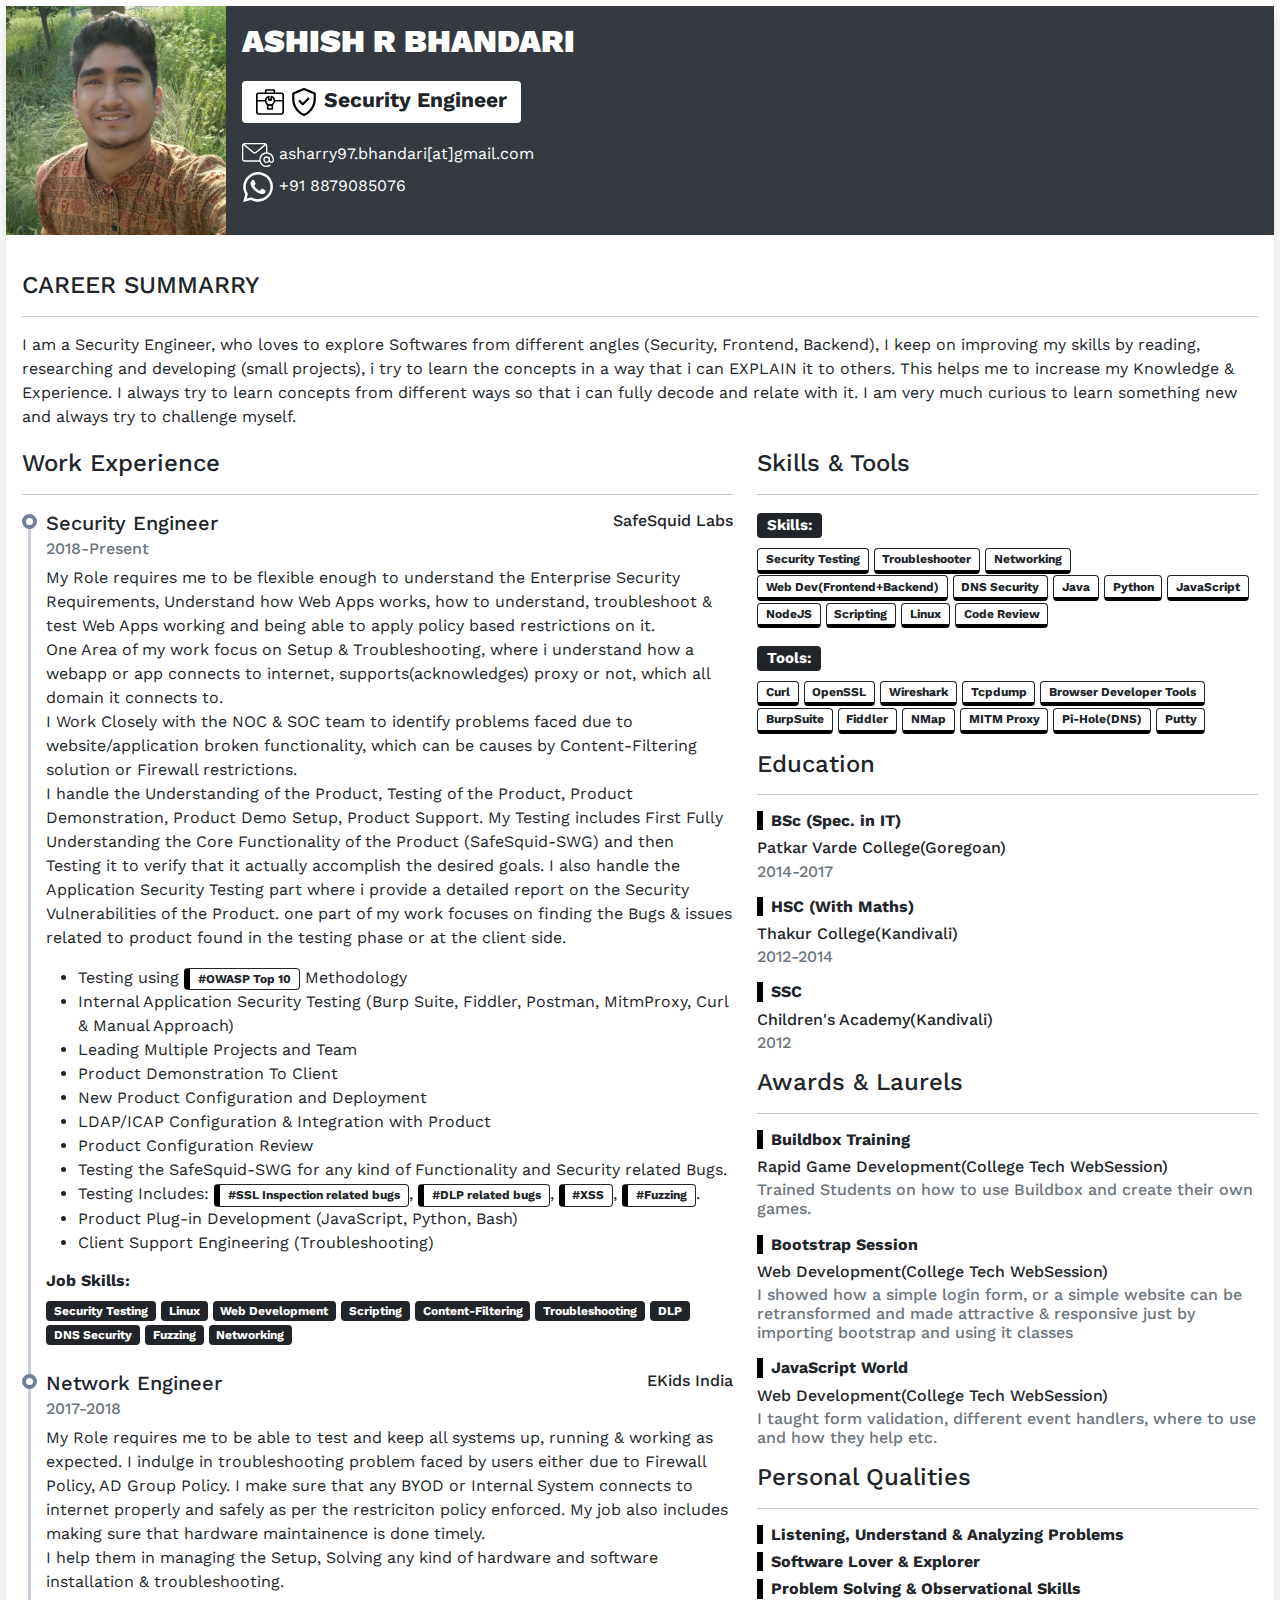
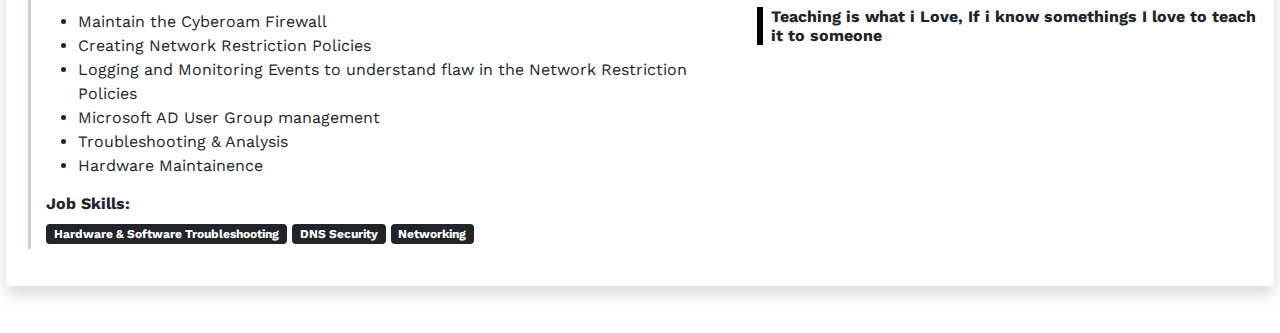
<file: resume-full-w.html>
<!DOCTYPE html>
<html lang="en">
<head>
    <meta charset="UTF-8">
    <meta http-equiv="X-UA-Compatible" content="IE=edge">
    <meta name="viewport" content="width=device-width, initial-scale=1.0">
    <title>Resume: Ashish R Bhandari</title>

    <!-- Favicon -->
    <link rel="shortcut icon" type="image/jpg" href="imgs/svg/logo1.svg"/>

    <!-- BSv5 Beta 2 CSS -->
    <link rel="stylesheet" href="css/bootstrap.v5-beta2.min.css">

    <!-- Custom CSS -->
    <link rel="stylesheet" href="css/index.css">

    <!-- Fonts: Google Fonts-->
    <link rel="preconnect" href="https://fonts.gstatic.com">
    <link href="https://fonts.googleapis.com/css2?family=Work+Sans&display=swap" rel="stylesheet">
    
    <!-- BSv5 Beta 2 JS -->
    <script src="js/bootstrap.v5-beta2.bundle.min.js"></script>

    <script src="js/index.js" defer></script>

    <style>


    </style>

</head>
<body>
    
    <main style="margin-top: 0">

        <div class="resume-holder">
            <div class="container-fluid" style="padding: 0.4rem;">

                <div class="resume-holder-inner" style="background: #fff;">

                    <div class="resume-card">

                        

                    </div>
                    
                </div>

            </div>
        </div>

    </main>


    <script defer>

        /*** Comments:  */
        function thisFilePath() {
            let currhref = window.location.href;
            let filePath = currhref.substring(0, currhref.lastIndexOf("/"));
            return filePath;
        }

        // Get Resume Card
        async function loadResumeCard() {
            let _thisLoc = thisFilePath();
            document.querySelector(".resume-card").innerHTML = await (await fetch(_thisLoc + '/resume-card.html')).text();
        }

        function main() {
            loadResumeCard();
        }

        main();

    </script>

</body>
</html>
</file>
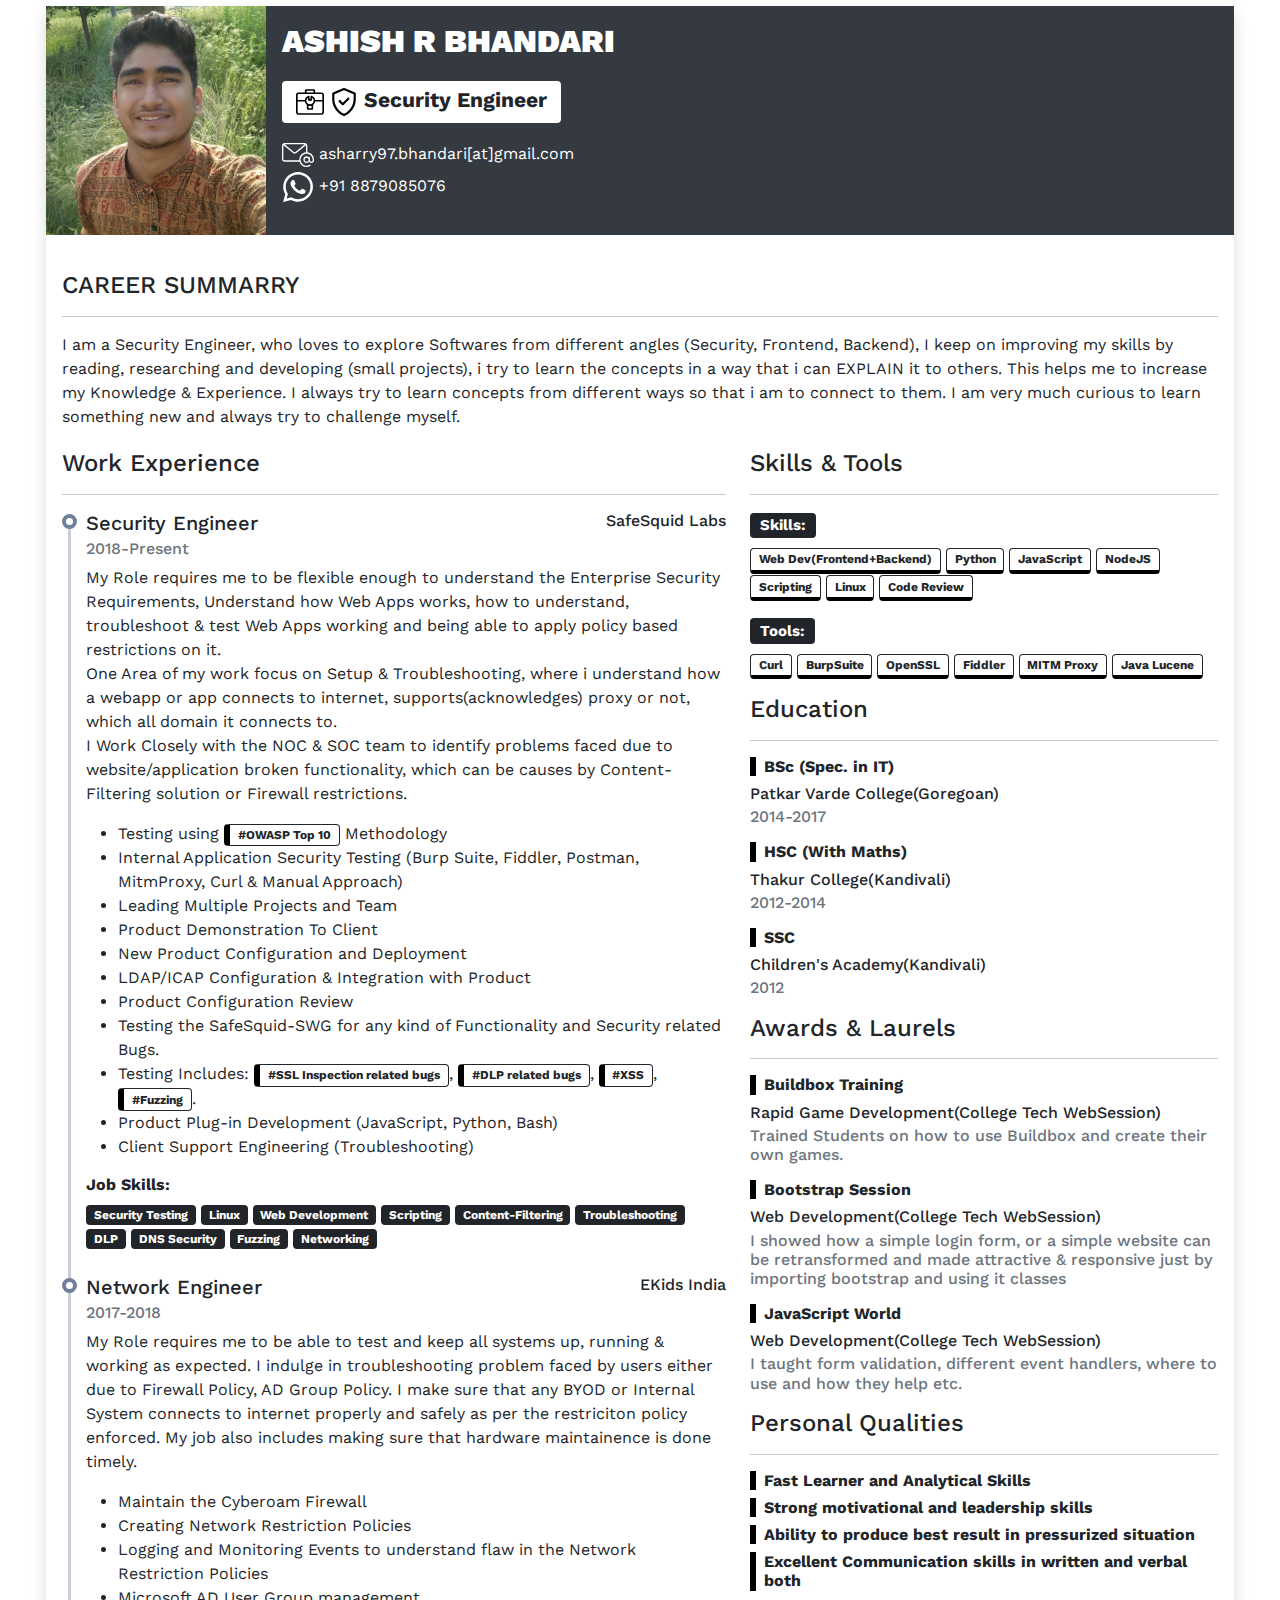
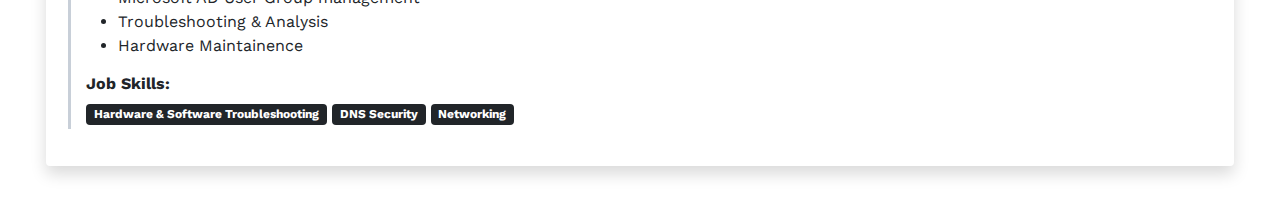
<file: resume-full.html>
<!DOCTYPE html>
<html lang="en">
<head>
    <meta charset="UTF-8">
    <meta http-equiv="X-UA-Compatible" content="IE=edge">
    <meta name="viewport" content="width=device-width, initial-scale=1.0">
    <title>Resume: Ashish R Bhandari</title>

    <!-- Favicon -->
    <link rel="shortcut icon" type="image/jpg" href="imgs/svg/logo1.svg"/>

    <!-- BSv5 Beta 2 CSS -->
    <link rel="stylesheet" href="css/bootstrap.v5-beta2.min.css">

    <!-- Custom CSS -->
    <link rel="stylesheet" href="css/index.css">

    <!-- Fonts: Google Fonts-->
    <link rel="preconnect" href="https://fonts.gstatic.com">
    <link href="https://fonts.googleapis.com/css2?family=Work+Sans&display=swap" rel="stylesheet">
    
    <!-- BSv5 Beta 2 JS -->
    <script src="js/bootstrap.v5-beta2.bundle.min.js"></script>

    <script src="js/index.js" defer></script>

    <style>

        .work-exp-content::before {
            content: "";
            display: inline-block;
            width: 3px;
            height: 100%;
            background: #c8cfd8;
            left: 6px;
            top: 4px;
            position: absolute;
        }

        .work-exp-item {
            position: relative;
            margin-bottom: 25px;
        }

        .work-exp-item::before {
            content: "";
            display: inline-block;
            position: absolute;
            left: -24px;
            top: 3px;
            width: 15px;
            height: 15px;
            border: 4px solid #6f8098;
            background: white;
            border-radius: 50%;
        }
        
        .info-contact {
            list-style: none;
            padding: 0;
        }

        .info-contact li a {
            text-decoration: none;
            color: white;
        }

        .info-contact li a:hover {
            border-bottom: 2px solid white;
        }

        .profile-content {
            display: flex;
            /*flex-wrap: wrap;*/
        }

        @media (max-width: 540px) {
            .profile-content {
                flex-direction: column;
                align-items: center;         
                justify-content: center;
            }
            .profile-img img {
                margin-top: 40px;
                width: 125px!important;
                height: 125px!important;
                border-radius: 50%;
            }
        }

    </style>

</head>
<body>
    
    <main style="margin-top: 0">

        <div class="resume-holder">
            <div class="container-fluid" style=" max-width: 1200px!important; padding: 0.4rem;">

                <div class="resume-holder-inner" style="background: #fff;">

                    <div class="card" style="margin-bottom: 40px;">

                        <!-- Resume Header -->
                        <div class="resume-header" style="background-color: #343a40;">

                            <div class="profile-content">
                                <div class="profile-img">
                                    <img src="imgs/profile.jpg" width=100% height=100% style="object-fit: cover; width: 220px; height: 100%;" alt="...">
                                </div>
                                <div class="intro-details">
                                    <div class="card-body text-white">
                                        <h2 class="card-title mb-4" style="text-transform:uppercase; font-weight: 900;">Ashish R Bhandari</h2>
                                        <h3 class="card-subtitle mb-2 text-muted"> 
                                            <span class="badge bg-white text-dark"> 
                                                <img src="imgs/svg/toolbox.svg" width="28" height="28" alt=""> 
                                                <img src="imgs/svg/security.svg" width="28" height="28" alt=""> 
                                                Security Engineer
                                            </span>  
                                        </h3>
                                        <p class="card-text">
                                           <ul class="info-contact">
                                               <li> 
                                                    <img class="" src="imgs/svg/email.svg" width=32 height=32 alt="WhatsApp" title="WhatsApp">
                                                    <a class="send-me-email" href="#">asharry97.bhandari[at]gmail.com</a>
                                               </li>
                                               <li>
                                                    <img src="imgs/svg/whatsapp.svg" width=32 height=32 alt="WhatsApp" title="WhatsApp">
                                                    <a href="tel:+918879085076">+91 8879085076</a>
                                               </li>
                                           </ul>
                                        </p>
                                    </div>
                                </div>
                            </div>

                        </div>
                        <!-- Resume Header Ends -->
                        
                        
                        <div class="card-body">
                        
                            <!-- Career Summary -->
                            <div class="career-summary" style="margin: 20px 0px">
                                <h4>CAREER SUMMARRY</h4>
                                <hr>
                                <p>
                                    I am a Security Engineer, who loves to explore Softwares from different angles (Security, Frontend, Backend), I keep on improving my skills by reading, researching and developing (small projects), i try to learn the concepts in a way that i can EXPLAIN it to others. This helps me to increase my Knowledge & Experience.
                                    I always try to learn concepts from different ways so that i am to connect to them. I am very much curious to learn something new and always try to challenge myself.
                                </p>
                            </div>
                            <!-- Career Summary Ends -->

                            <!-- Work Experience & Skills-Tools -->
                            <div class="work-exp_skills-tools">
                                <div class="row">

                                    
                                    <div class="col-lg-7">

                                        <!-- Work Experience -->
                                        <div class="work-experience">
                                            <h4>Work Experience</h4>
                                            <hr>
                                            <div class="work-exp-content" style="position: relative; padding-left: 24px;">
                                                
                                                <!-- Work Experience 1 -->
                                                <div class="word-exp-1 work-exp-item">
                                                    <div class="d-flex justify-content-between">
                                                        <h5 class="card-title">Security Engineer</h5>
                                                        <h6 class="card-title">SafeSquid Labs</h6>
                                                    </div>
                                                    <h6 class="card-subtitle mb-2 text-muted"> 2018-Present </h6>
                                                    
                                                    <p>
                                                        My Role requires me to be flexible enough to understand the Enterprise Security Requirements, Understand how Web Apps works, how to understand, troubleshoot & test Web Apps working and being able to apply policy based restrictions on it. <br>
                                                        One Area of my work focus on Setup & Troubleshooting, where i understand how a webapp or app connects to internet, supports(acknowledges) proxy or not, which all domain it connects to. <br>
                                                        I Work Closely with the NOC & SOC team to identify problems faced due to website/application broken functionality, which can be causes by Content-Filtering solution or Firewall restrictions.
                                                    </p>
                                                    
                                                    <ul>
                                                        <li>
                                                            Testing using 
                                                            <span class="d-badge d-b-l">#OWASP Top 10</span> 
                                                            Methodology 
                                                        </li>
                                                        <li> Internal Application Security Testing (Burp Suite, Fiddler, Postman, MitmProxy, Curl & Manual Approach) </li>
                                                        <li> Leading Multiple Projects and Team </li>
                                                        <li> Product Demonstration To Client </li>
                                                        <li> New Product Configuration and Deployment </li>
                                                        <li> LDAP/ICAP Configuration & Integration with Product </li>
                                                        <li> Product Configuration Review </li>
                                                        <li> Testing the SafeSquid-SWG for any kind of Functionality and Security related Bugs. </li>
                                                        <li> Testing Includes: 
                                                            <span class="d-badge d-b-l">#SSL Inspection related bugs</span>, 
                                                            <span class="d-badge d-b-l">#DLP related bugs</span>, 
                                                            <span class="d-badge d-b-l">#XSS</span>, 
                                                            <span class="d-badge d-b-l">#Fuzzing</span>. 
                                                        </li>
                                                        <li> Product Plug-in Development (JavaScript, Python, Bash) </li>
                                                        <li>Client Support Engineering (Troubleshooting)</li>

                                                    </ul>
                                                    <p>
                                                        <h6><b>Job Skills:</b></h6> 
                                                        <span class="badge bg-dark">Security Testing</span>
                                                        <span class="badge bg-dark">Linux</span>
                                                        <span class="badge bg-dark">Web Development</span>
                                                        <span class="badge bg-dark">Scripting</span>
                                                        <span class="badge bg-dark">Content-Filtering</span>
                                                        <span class="badge bg-dark">Troubleshooting</span>
                                                        <span class="badge bg-dark">DLP</span>
                                                        <span class="badge bg-dark">DNS Security</span>
                                                        <span class="badge bg-dark">Fuzzing</span>
                                                        <span class="badge bg-dark">Networking</span>
                                                    </p>
                                                </div>
                                                <!-- Work Experience 1 Ends -->

                                                <!-- Work Experience 2 -->
                                                <div class="word-exp-2 work-exp-item">
                                                    <div class="d-flex justify-content-between">
                                                        <h5 class="card-title">Network Engineer</h5>
                                                        <h6 class="card-title">EKids India</h6>
                                                    </div>
                                                    <h6 class="card-subtitle mb-2 text-muted"> 2017-2018 </h6>
                                                    
                                                    <p>
                                                        My Role requires me to be able to test and keep all systems up, running & working as expected. 
                                                        I indulge in troubleshooting problem faced by users either due to Firewall Policy, AD Group Policy.
                                                        I make sure that any BYOD or Internal System connects to internet properly and safely as per the restriciton policy enforced.
                                                        My job also includes making sure that hardware maintainence is done timely.
                                                    </p>
                                                    
                                                    <ul>
                                                        <li> Maintain the Cyberoam Firewall </li>
                                                        <li> Creating Network Restriction Policies </li>
                                                        <li> Logging and Monitoring Events to understand flaw in the Network Restriction Policies </li>
                                                        <li> Microsoft AD User Group management </li>
                                                        <li> Troubleshooting & Analysis </li>
                                                        <li> Hardware Maintainence </li>
                                                    </ul>
                                                    <p>
                                                        <h6><b>Job Skills:</b></h6> 
                                                        <span class="badge bg-dark">Hardware & Software Troubleshooting</span>
                                                        <span class="badge bg-dark">DNS Security</span>
                                                        <span class="badge bg-dark">Networking</span>
                                                    </p>
                                                </div>
                                                <!-- Work Experience 2 Ends -->

                                            </div>
                                        </div>
                                        <!-- Work Experience Ends -->

                                    </div>
                                    <div class="col-lg-5">

                                        <!-- Skills & Tools -->
                                        <div class="skills-tools">
                                            <h4>Skills & Tools</h4>
                                            <hr>
                                            <p>
                                                <h5><span class="badge bg-dark">Skills:</span></h5>
                                                <span class="d-badge d-b-b-4">Web Dev(Frontend+Backend)</span>
                                                <span class="d-badge d-b-b-4">Python</span>
                                                <span class="d-badge d-b-b-4">JavaScript</span>
                                                <span class="d-badge d-b-b-4">NodeJS</span>
                                                <span class="d-badge d-b-b-4">Scripting</span>
                                                <span class="d-badge d-b-b-4">Linux</span>
                                                <span class="d-badge d-b-b-4">Code Review</span>
                                            </p>
                                            <p>
                                                <h5><span class="badge bg-dark">Tools:</span></h5>
                                                <span class="d-badge d-b-b-4">Curl</span>
                                                <span class="d-badge d-b-b-4">BurpSuite</span>
                                                <span class="d-badge d-b-b-4">OpenSSL</span>
                                                <span class="d-badge d-b-b-4">Fiddler</span>
                                                <span class="d-badge d-b-b-4">MITM Proxy</span>
                                                <span class="d-badge d-b-b-4">Java Lucene</span>
                                            </p>
                                        </div>
                                        <!-- Skills & Tools Ends -->

                                        <!-- Education -->
                                        <div class="education">
                                            <h4>Education</h4>
                                            <hr>
                                            <p>
                                                <h6 class="card-title fw-bold b-l">BSc (Spec. in IT)</h6>
                                                <h6 class="card-title">Patkar Varde College(Goregoan)</h6>
                                                <h6 class="card-subtitle mb-2 text-muted"> 2014-2017 </h6>
                                            </p>
                                            <p>
                                                <h6 class="card-title fw-bold b-l">HSC (With Maths)</h6>
                                                <h6 class="card-title">Thakur College(Kandivali)</h6>
                                                <h6 class="card-subtitle mb-2 text-muted"> 2012-2014 </h6>
                                            </p>
                                            <p>
                                                <h6 class="card-title fw-bold b-l">SSC</h6>
                                                <h6 class="card-title"> Children's Academy(Kandivali)</h6>
                                                <h6 class="card-subtitle mb-2 text-muted"> 2012 </h6>
                                            </p>
                                        </div>
                                        <!-- Education Ends -->

                                        <!-- Awards & Laurels -->
                                        <div class="awards_laurels">
                                            <h4>Awards & Laurels</h4>
                                            <hr>
                                            <p>
                                                <h6 class="card-title fw-bold b-l">Buildbox Training</h6>
                                                <h6 class="card-title">Rapid Game Development(College Tech WebSession)</h6>
                                                <h6 class="card-subtitle mb-2 text-muted"> Trained Students on how to use Buildbox and create their own games. </h6>
                                            </p>
                                            <p>
                                                <h6 class="card-title fw-bold b-l">Bootstrap Session</h6>
                                                <h6 class="card-title">Web Development(College Tech WebSession) </h6>
                                                <h6 class="card-subtitle mb-2 text-muted"> I showed how a simple login form, or a simple website can be retransformed and made attractive & responsive just by importing bootstrap and using it classes </h6>
                                            </p>
                                            <p>
                                                <h6 class="card-title fw-bold b-l">JavaScript World</h6>
                                                <h6 class="card-title">Web Development(College Tech WebSession) </h6>
                                                <h6 class="card-subtitle mb-2 text-muted"> I taught form validation, different event handlers, where to use and how they help etc. </h6>
                                            </p>
                                        </div>
                                        <!-- Awards & Laurels Ends -->

                                        <!-- Personal Qualities -->
                                        <div class="personal_qualities">
                                            <h4>Personal Qualities</h4>
                                            <hr>
                                           
                                            <h6 class="card-title fw-bold b-l">Fast Learner and Analytical Skills</h6>
                                            <h6 class="card-title fw-bold b-l">Strong motivational and leadership skills</h6>
                                            <h6 class="card-title fw-bold b-l">Ability to produce best result in pressurized situation</h6>
                                            <h6 class="card-title fw-bold b-l">Excellent Communication skills in written and verbal both</h6>
                                                
                                            
                                        </div>
                                        <!-- Personal Qualities Ends -->
            
                                    </div>

                                </div>
                            </div>                           


                        </div>
                    </div>
                   
                </div>

            </div>
        </div>

    </main>

</body>
</html>
</file>
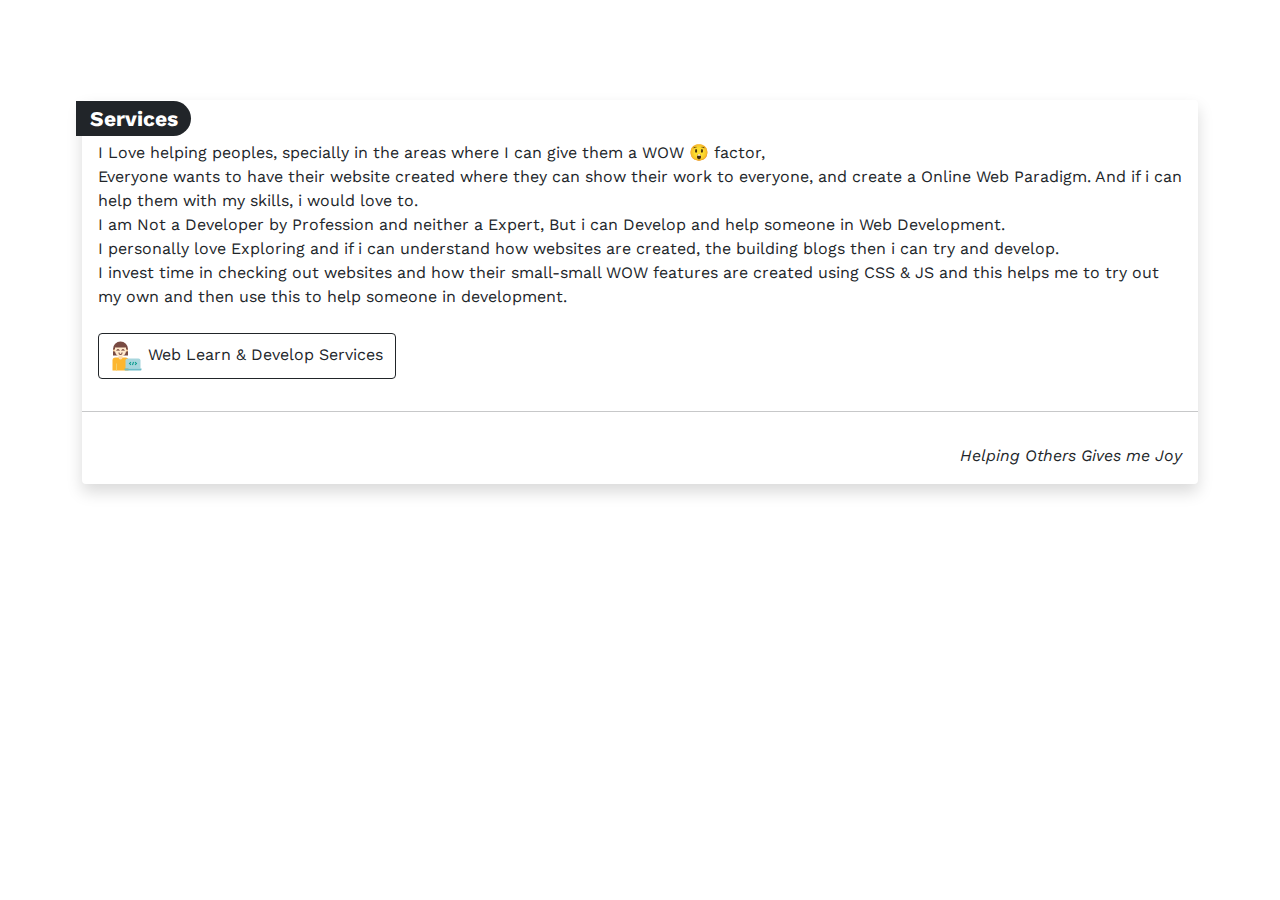
<file: services.html>
<!DOCTYPE html>
<html lang="en">
<head>
    <meta charset="UTF-8">
    <meta http-equiv="X-UA-Compatible" content="IE=edge">
    <meta name="viewport" content="width=device-width, initial-scale=1.0">
    <title>Web Dev PortFolio: Ashish R Bhandari</title>

    <!-- Favicon -->
    <link rel="shortcut icon" type="image/jpg" href="imgs/svg/logo1.svg"/>

    <!-- BSv5 Beta 2 CSS -->
    <link rel="stylesheet" href="css/bootstrap.v5-beta2.min.css">

    <!-- Custom CSS -->
    <link rel="stylesheet" href="css/index.css">

    <!-- Fonts: Google Fonts-->
    <link rel="preconnect" href="https://fonts.gstatic.com">
    <link href="https://fonts.googleapis.com/css2?family=Work+Sans&display=swap" rel="stylesheet">
    
    <!-- BSv5 Beta 2 JS -->
    <script src="js/bootstrap.v5-beta2.bundle.min.js"></script>

    <script src="js/index.js" defer></script>

    <style>
        
    </style>

</head>
<body>
    
    <header class="navbar-component">
    </header>

    <main>


        <div class="services-card" style="margin: 100px 0px 50px 0px;">
            <div class="container">
                <div class="services-card-inner">

                    <div class="card">

                        <div class="" style="position: absolute; top: 0px; left: -6px;">
                            <h3>
                                <span class="badge bg-dark" style="border-radius: 0; border-bottom-right-radius: 20px; border-top-right-radius: 20px;">Services</span> 
                            </h3>
                        </div>

                        <div class="card-body" style="margin: 25px 0px 0px 0px;">
                            I Love helping peoples, specially in the areas where I can give them a WOW <span class="wow-emoji-b">😲</span> factor, <br>
                            Everyone wants to have their website created where they can show their work to everyone, and create a Online Web Paradigm. 
                            And if i can help them with my skills, i would love to. <br>
                            I am Not a Developer by Profession and neither a Expert, But i can Develop and help someone in Web Development. <br>
                            I personally love Exploring and if i can understand how websites are created, the building blogs then i can try and develop. <br>
                            I invest time in checking out websites and how their small-small WOW features are created using CSS & JS and this helps me to try out my own and then use this to help someone in development.
                            <br>                            
                            <a href="https://helpdevelop.co.in/" target="_blank" class="btn btn-outline-dark mt-4">
                                <img width="32" height="32" src="./imgs/others/helpdevelop1.svg" alt="">
                                Web Learn & Develop Services
                            </a>

                        </div>
                        <hr>
                        <div class="card-body text-end">
                            <em> Helping Others Gives me Joy </em>
                        </div>
                    </div>

                </div>
            </div>
        </div>


    </main>

    <footer class="footer-component">
        
    </footer>

</body>
</html>
</file>
<file: css/index.css>
/**** 
Colors:
#2b3b4d;
#19222c;
***/

/*** Fonts: Google Fonts */
body {
    font-family: 'Work Sans', sans-serif;
}

main {
    margin-top: 70px;
}

/** Carousel Custom CSS **/
.carousel-inner, .carousel-item {
    padding: 8px;
}

.carousel-control-prev, .carousel-control-next {
    background-color: #222;
}

.carousel-control-next, .carousel-control-prev {
    top: 45%;
    border-radius: 50%;
    height: 50px;
    width: 50px;
    box-shadow: 0 10px 15px -3px rgba(0,0,0,.1), 0 4px 6px -2px rgba(0,0,0,.05);
    border-width: 4px;
    background-color: 	#3d3d3d;
    border-radius: 9999px;
}

.carousel-control-prev {
    left: -10px;
}

.carousel-control-next {
    right: -10px;
}

.carousel-control-prev-icon {
    background-image: url(../imgs/svg/left-arrow.svg);
}

.carousel-control-next-icon {
    background-image: url(../imgs/svg/right-arrow.svg);
}

.carousel-indicators button {
    border-radius: 50%;
    width: 12px!important;
    height: 12px!important;
}

/** Carousel Custom CSS Ends **/

.card {
    box-shadow: 0 .5rem 1rem rgba(0,0,0,.15)!important;
    border: none;
}

.socio-links li a {
    color: white !important;;
}

.socio-links {
    margin-bottom: 0.4rem;
}

@media (max-width: 540px) {
    .socio-links li a {
        padding: 0;
        padding-right: 0.7rem;
        padding-bottom: 1rem;
        padding-top: 1rem;
    }
 
    .client-responses-content-inner blockquote {
        font-size: 1rem;
    }
}

/** Custom CSS Snips */
.h-400-s {
    height: 400px!important;
    object-fit: contain;
}

.b-d {
    border: 1px solid black;
}

.b-l {
    border-left: 6px solid black;
    padding-left: 8px;
}

.d-b-l {
    border: 1px solid;
    border-left: 6px solid black;
}

.d-b-r {
    border: 1px solid;
    border-right: 6px solid black;
}

.d-b-t {
    border: 1px solid;
    border-top: 6px solid black;
}

.d-b-b {
    border: 1px solid;
    border-bottom: 6px solid black;
}


.d-b-l-4 {
    border: 1px solid;
    border-left: 4px solid black;
}

.d-b-r-4 {
    border: 1px solid;
    border-right: 4px solid black;
}

.d-b-t-4 {
    border: 1px solid;
    border-top: 4px solid black;
}

.d-b-b-4 {
    border: 1px solid;
    border-bottom: 4px solid black;
}

.d-badge {
    display: inline-block;
    padding: .35em .65em;
    font-size: .75em;
    font-weight: 700;
    line-height: 1;
    text-align: center;
    white-space: nowrap;
    vertical-align: baseline;
    border-radius: .25rem;
    background-color: #fff!important;
    color: #212529!important;
}

.img-over-read-more {
    opacity: 0;
    transition: all 0.6s ease;
}

/*** Portfolio Main Page */
div[class*="overview"] {
    background: #f3f3f3;
}

@media (max-width: 540px) {
    .h-400-s {
        height: 240px!important;
    }

    .skills-table-content .row {
        gap: 2.4rem;
    }
}

/*** Whats App ***/

.whatsapp-float-btn {
    position: fixed; /* Very Crucial */
    width: 320px;
    height: 60px;
    left: 18px; 
    bottom: 40px;
    z-index: 3;
    display: flex;
}

.whatsapp-float-btn-icon {
    height: 64px;
    width: 64px;
    bottom: 36px;
    border-radius: 50%;
}

.whatsapp-float-btn-text {
    padding-left: 6px;
    font-size: 16px;
    color: #000000;
}

.whatsapp-float-btn-text:hover {
    background-color: #fff!important;
    color: #000!important;
}

.whatsapp-float-btn, .whatsapp-float-btn * {
    transition: all 0.4s ease;
}

@keyframes bounce {
	0%, 20%, 50%, 80%, 100% {transform: translateY(0);}
	40% {transform: translateY(-30px);}
	60% {transform: translateY(-15px);}
}

.whatsapp-float-btn {
    animation: bounce 1.6s infinite;
}

/********* ******/

.row-grid {
    display: grid;
    grid-template-columns: repeat(auto-fit, minmax(312px, 1fr));
    grid-column-gap: 10px;
    grid-row-gap: 50px;
}

/**** ***/

#show-freelance, #show-personal, #show-certs {
    display: none;
}

/**** ***/


/**** Resume ***/

.work-exp-content::before {
    content: "";
    display: inline-block;
    width: 3px;
    height: 100%;
    background: #c8cfd8;
    left: 6px;
    top: 4px;
    position: absolute;
}

.work-exp-item {
    position: relative;
    margin-bottom: 25px;
}

.work-exp-item::before {
    content: "";
    display: inline-block;
    position: absolute;
    left: -24px;
    top: 3px;
    width: 15px;
    height: 15px;
    border: 4px solid #6f8098;
    background: white;
    border-radius: 50%;
}

.info-contact {
    list-style: none;
    padding: 0;
}

.info-contact li a {
    text-decoration: none;
    color: white;
}

.info-contact li a:hover {
    border-bottom: 2px solid white;
}

.profile-content {
    display: flex;
    /*flex-wrap: wrap;*/
}

@media (max-width: 540px) {
    .profile-content {
        flex-direction: column;
        align-items: center;         
        justify-content: center;
    }
    .profile-img img {
        margin-top: 40px;
        width: 125px!important;
        height: 125px!important;
        border-radius: 50%;
    }
}

/******* ****/
</file>
